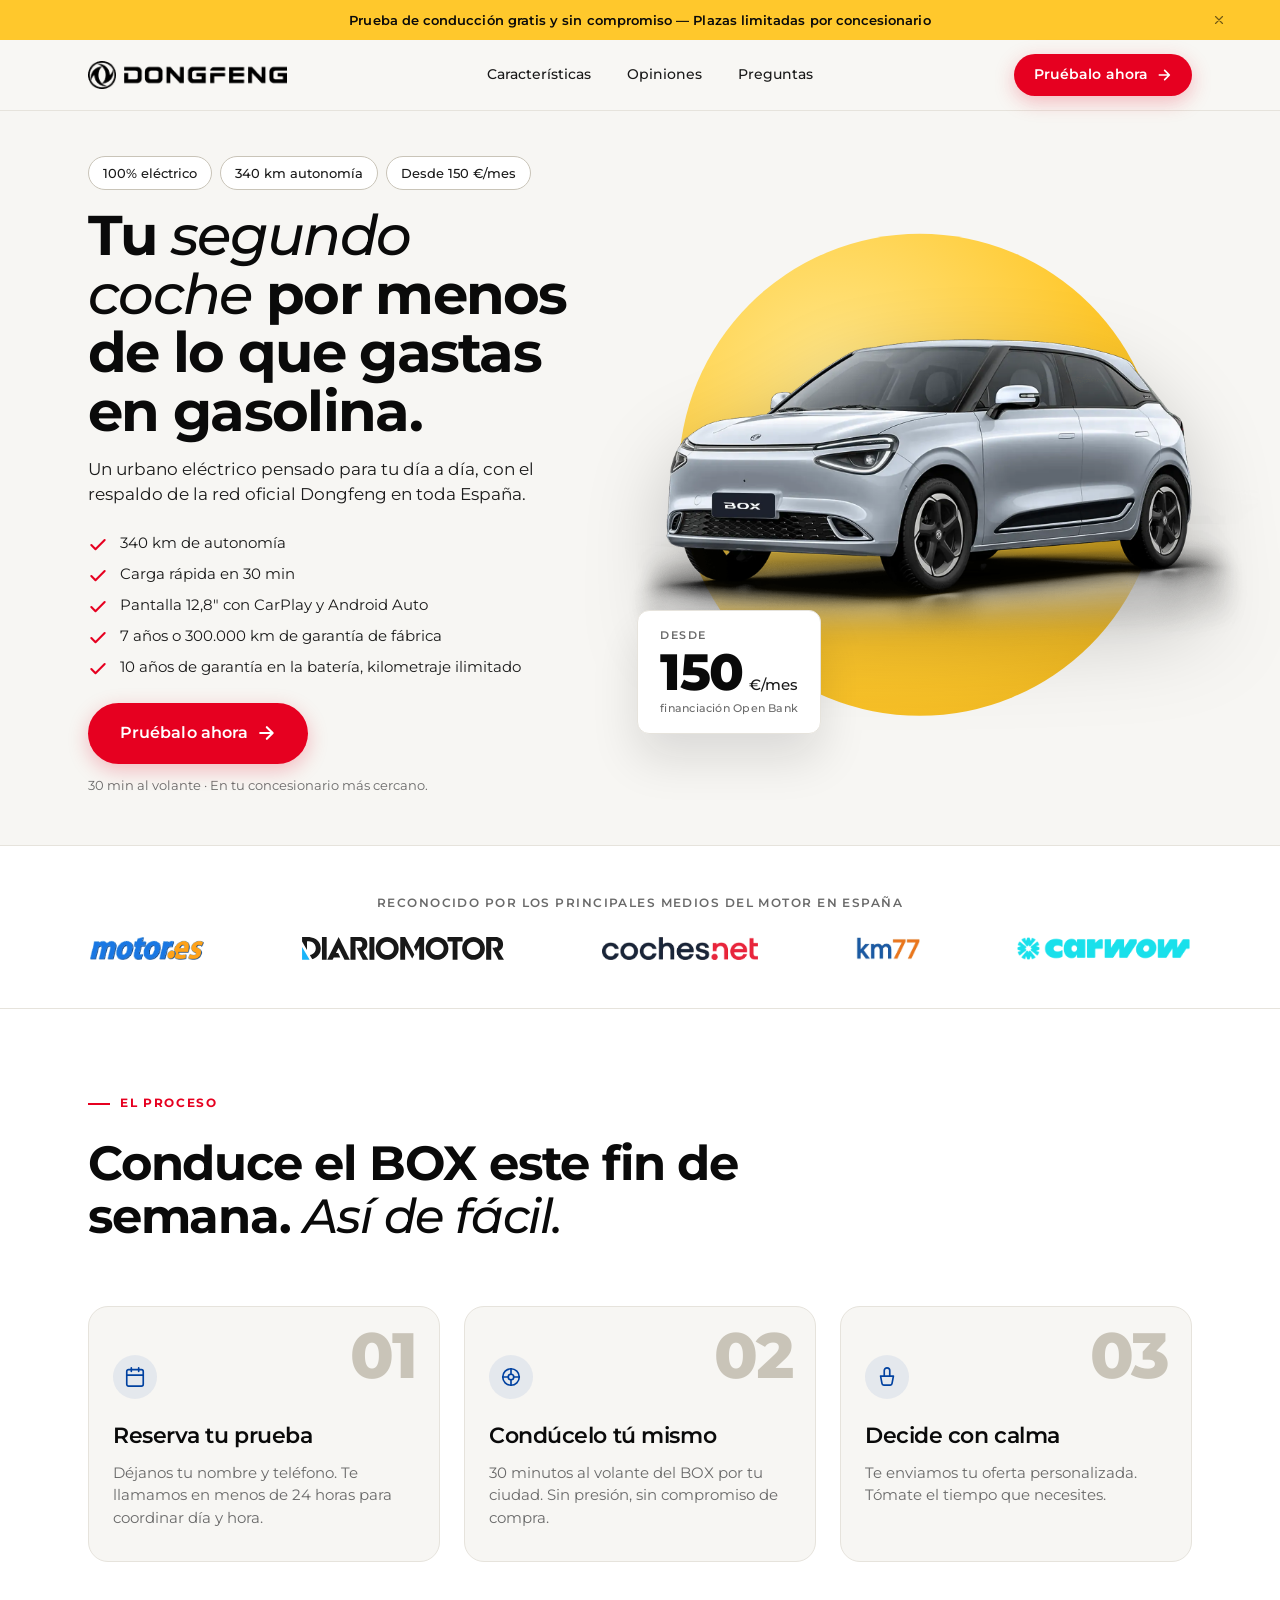
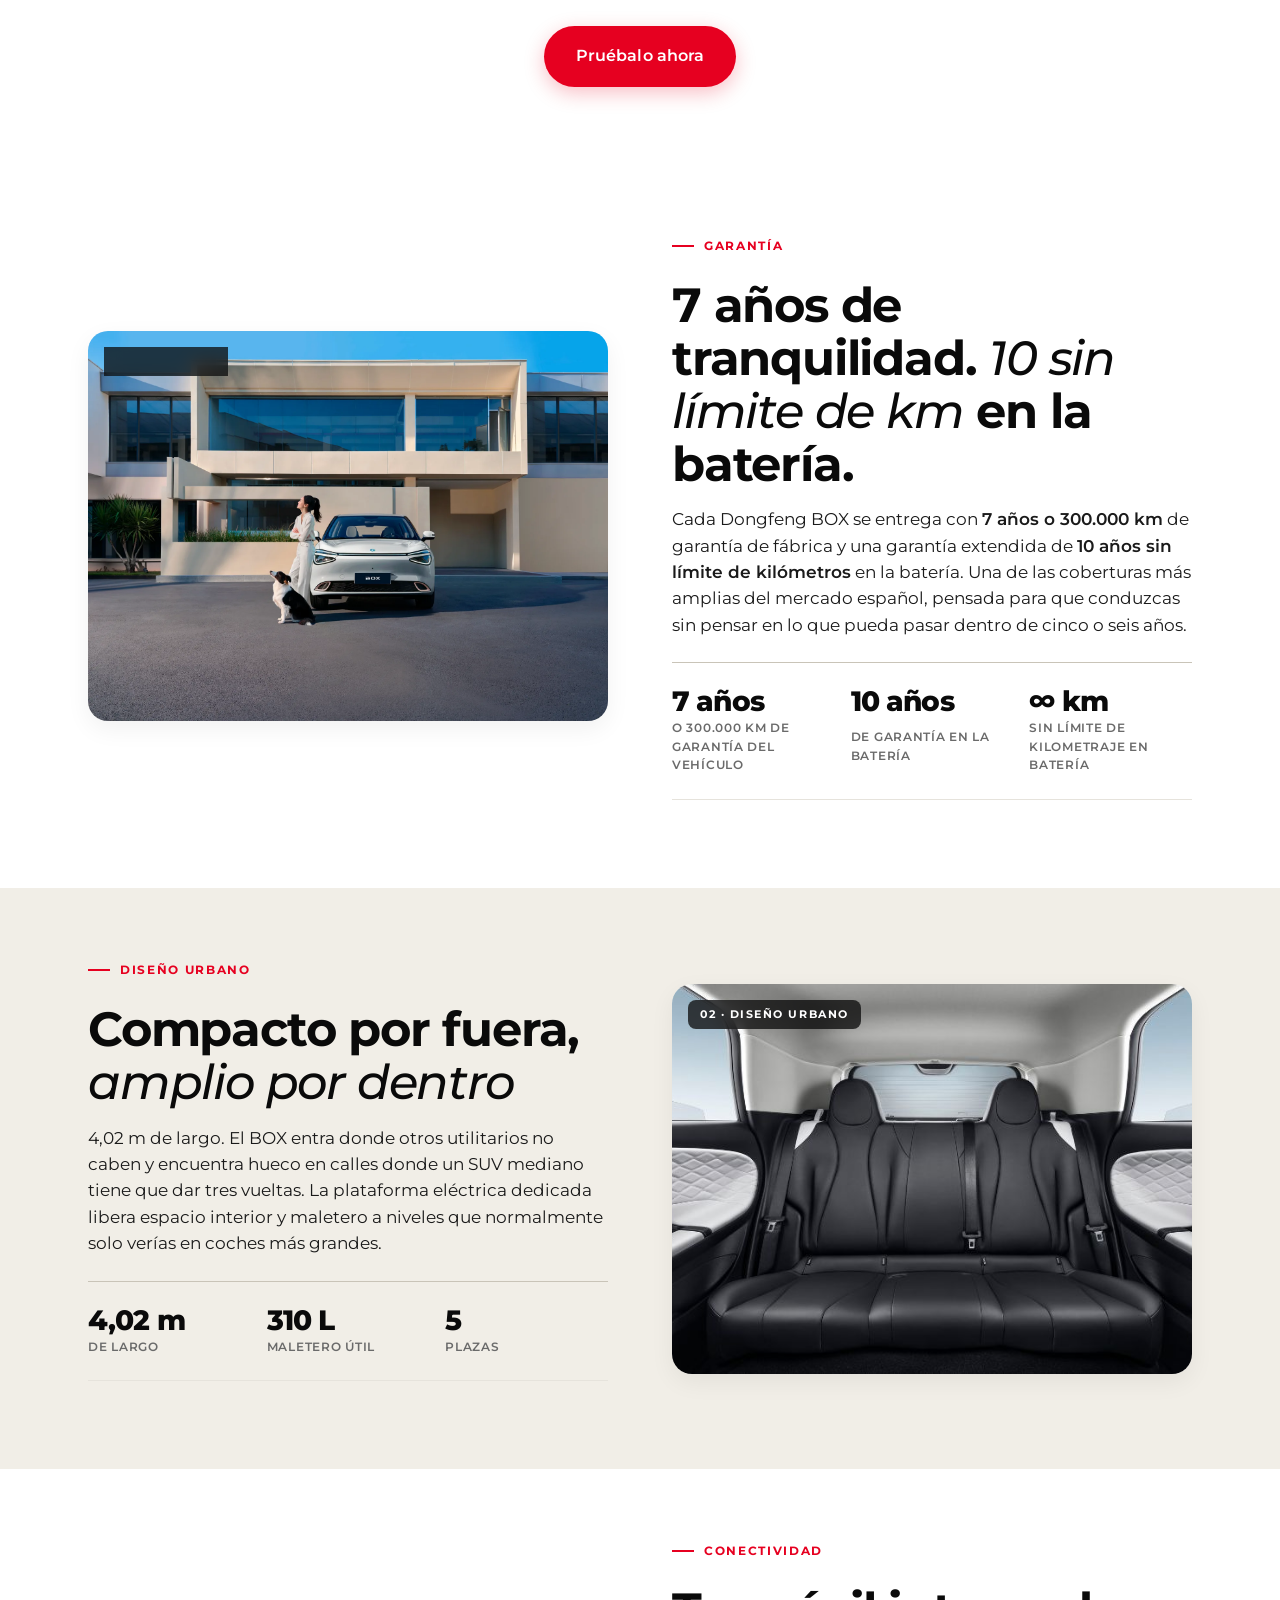
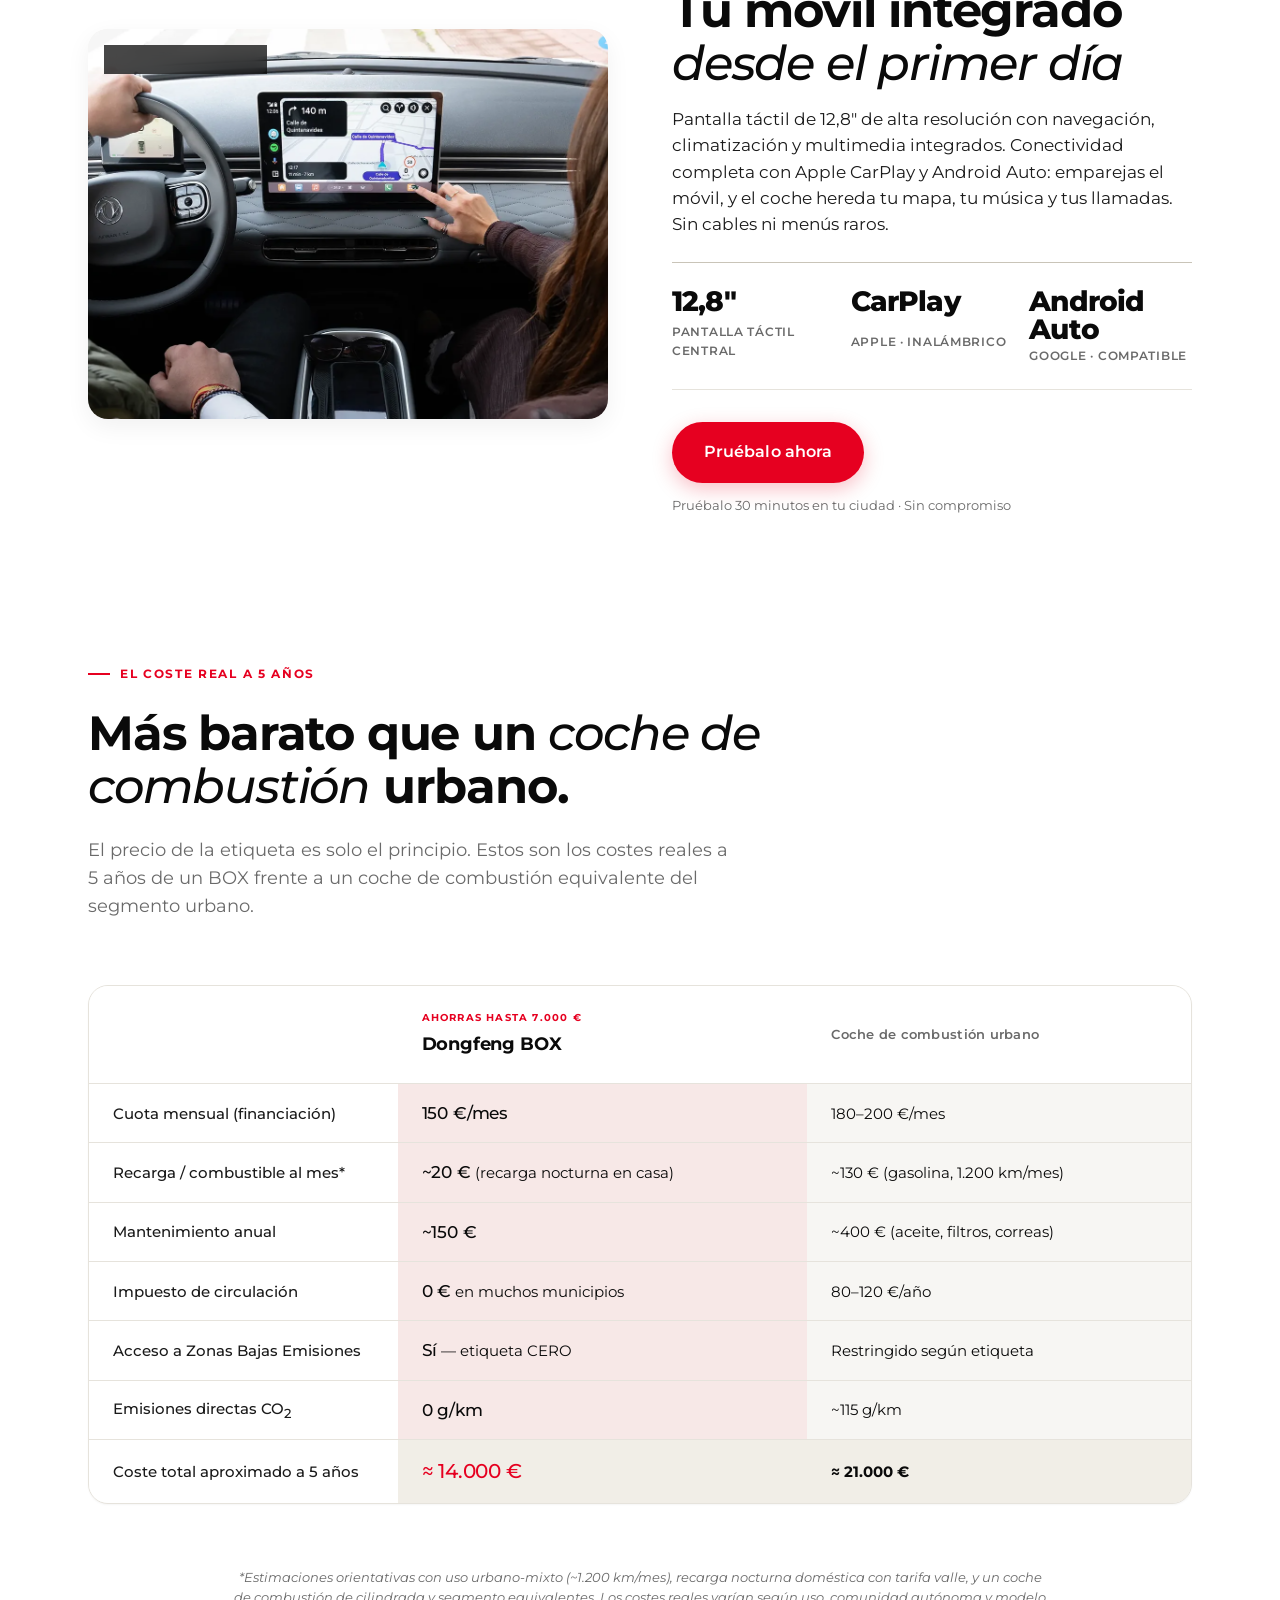
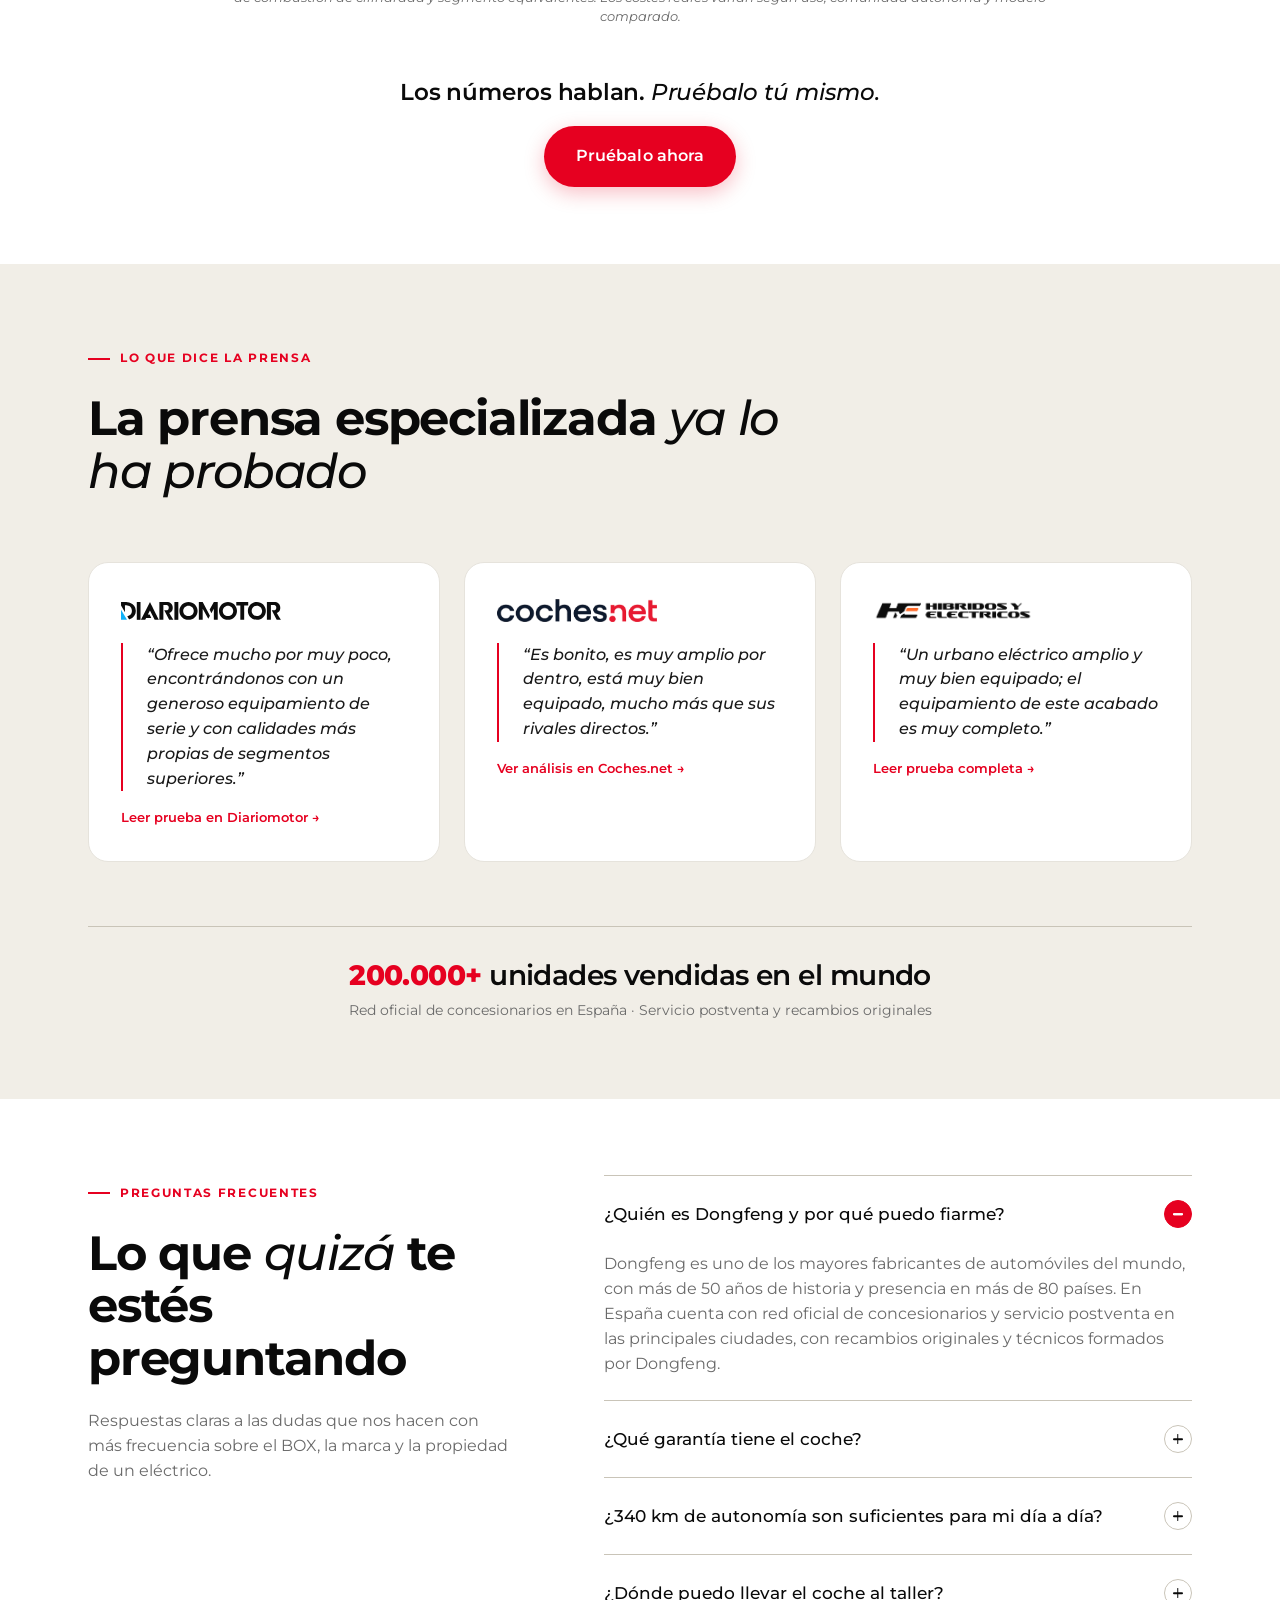
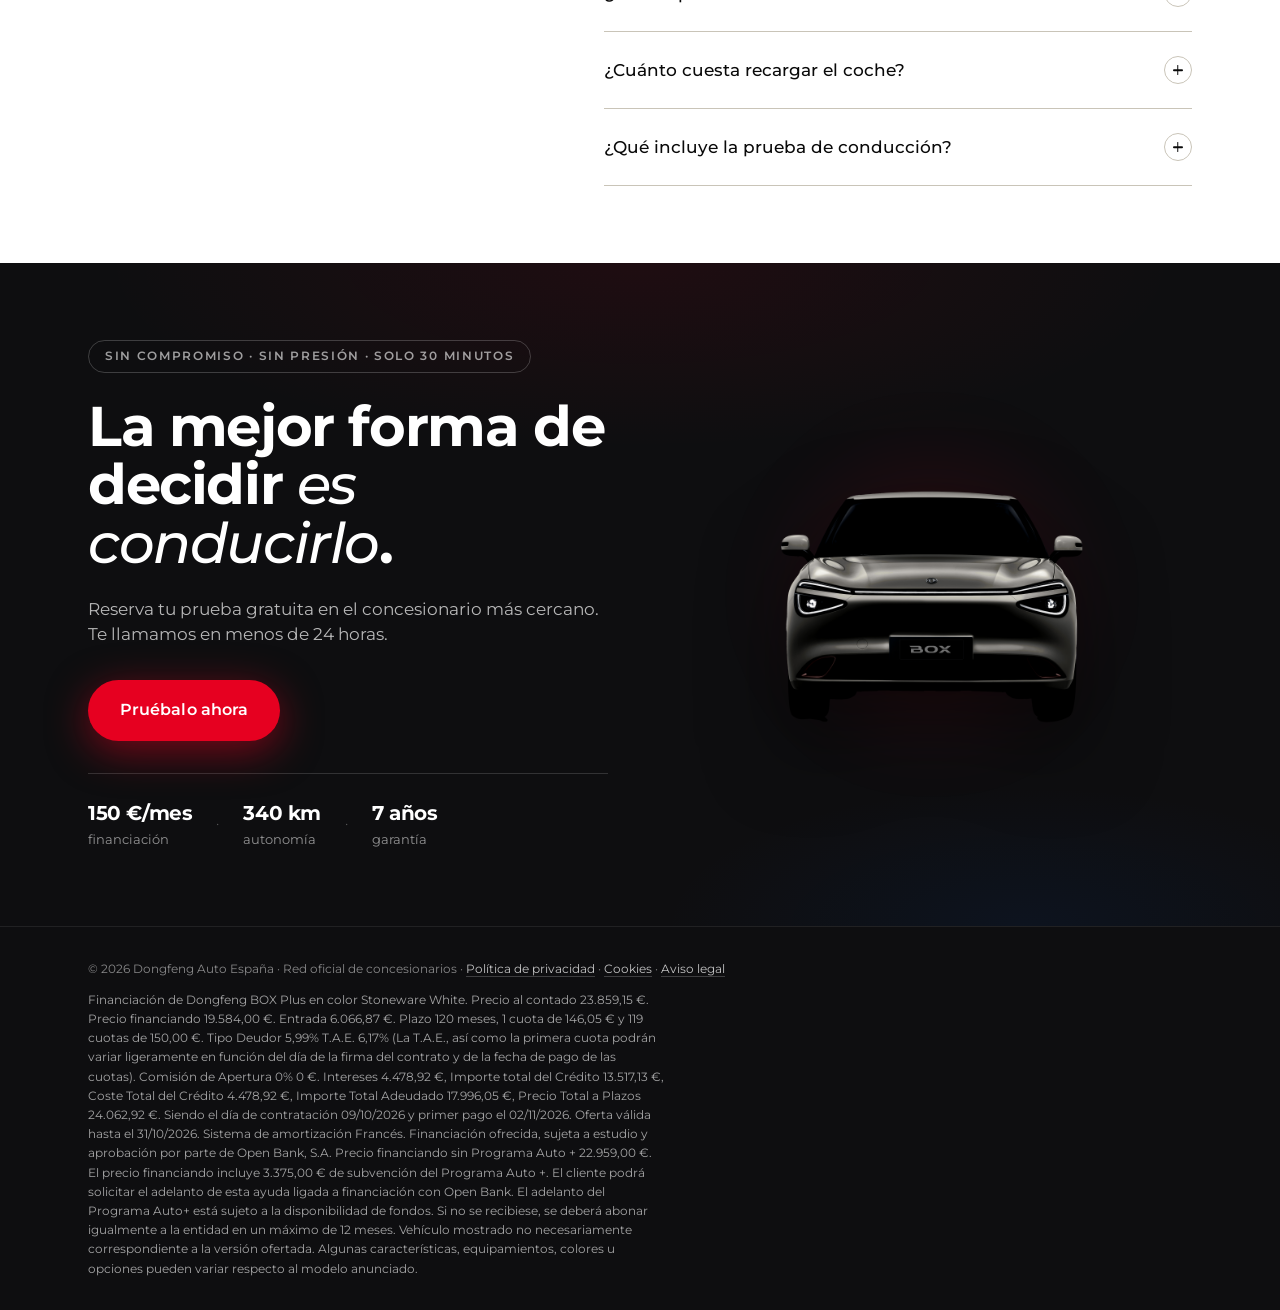
<file: index.html>
<!DOCTYPE html>
<html lang="es">
<head>
  <!-- Cookies / consentimiento — CMP de Dongfeng (Rigor CG, token propio de BOX).
       Pinta el banner, fija Consent Mode y carga GTM-P5RVP4GS él mismo.
       No añadir el snippet de GTM a mano: lo inyecta este script. -->
  <script src="https://cookies.rigorcg.pt/script/?token=yREvAlGiFoIMswtOsaYSB3fy"></script>

  <!-- GA4 propio (cuenta PARETO-EXPERTIA) — gtag.js bloqueado hasta aceptar: el CMP reactiva
       los <script type="text/plain" data-type="..."> de la categoría aceptada. No quitar el type. -->
  <script type="text/plain" data-type="rgcPerformance" src="https://www.googletagmanager.com/gtag/js?id=G-F07MZGYNKE"></script>
  <script>
    window.dataLayer = window.dataLayer || [];
    function gtag(){dataLayer.push(arguments);}
    gtag('js', new Date());
    gtag('config', 'G-F07MZGYNKE');   // GA4 — Dongfeng BOX
  </script>

  <meta charset="UTF-8">
  <meta name="viewport" content="width=device-width, initial-scale=1.0">
  <meta name="robots" content="noindex,nofollow">
  <title>Dongfeng BOX · Tu segundo coche eléctrico desde 150 €/mes</title>
  <meta name="description" content="Dongfeng BOX 100% eléctrico. 340 km de autonomía, 7 años de garantía, desde 150 €/mes. Prueba de conducción gratis y sin compromiso en tu concesionario oficial Dongfeng.">

  <link rel="preconnect" href="https://fonts.googleapis.com">
  <link rel="preconnect" href="https://fonts.gstatic.com" crossorigin>
  <link rel="preload" as="image" href="assets/hero.webp">
  <link href="https://fonts.googleapis.com/css2?family=Montserrat:ital,wght@0,400;0,500;0,600;0,700;0,800;1,400;1,500;1,600&display=swap" rel="stylesheet">
  <link rel="stylesheet" href="styles.css">
</head>
<body>
  <!-- 0. TOP BAR -->
  <div class="topbar" id="topbar">
    <p class="topbar__text">
      <span class="topbar__full">Prueba de conducción gratis y sin compromiso — Plazas limitadas por concesionario</span>
      <span class="topbar__short">Prueba gratis — Plazas limitadas</span>
    </p>
    <button class="topbar__close" aria-label="Cerrar aviso" data-close-topbar>
      <svg width="14" height="14" viewBox="0 0 24 24" fill="none" stroke="currentColor" stroke-width="2" stroke-linecap="round" stroke-linejoin="round"><path d="M18 6 6 18M6 6l12 12"/></svg>
    </button>
  </div>

  <!-- 1. HEADER -->
  <header class="site-header">
    <div class="container site-header__inner">
      <a href="#" class="site-header__logo" aria-label="Dongfeng">
        <img src="assets/dongfeng-logo.webp" alt="Dongfeng" width="120" height="32">
      </a>
      <nav class="site-header__nav" aria-label="Navegación principal">
        <a href="#caracteristicas">Características</a>
        <a href="#opiniones">Opiniones</a>
        <a href="#faq">Preguntas</a>
      </nav>
      <button class="btn btn--primary btn--sm site-header__cta" data-open-modal>
        Pruébalo ahora
        <svg width="16" height="16" viewBox="0 0 24 24" fill="none" stroke="currentColor" stroke-width="2.5" stroke-linecap="round" stroke-linejoin="round"><path d="M5 12h14M13 5l7 7-7 7"/></svg>
      </button>
    </div>
  </header>

  <main>

    <!-- 2. HERO -->
    <section class="hero">
      <div class="container hero__grid">

        <div class="hero__copy">
          <div class="hero__kicker" aria-label="Especificaciones principales">
            <span class="chip">100% eléctrico</span>
            <span class="chip">340 km autonomía</span>
            <span class="chip">Desde 150 €/mes</span>
          </div>

          <h1 class="hero__h1">
            Tu <em>segundo coche</em> por menos de lo que gastas en <span class="underline-accent">gasolina</span>.
          </h1>

          <p class="hero__sub">
            Un urbano eléctrico pensado para tu día a día, con el respaldo de la red oficial Dongfeng en toda España.
          </p>

          <ul class="hero__bullets">
            <li><svg class="icon-check" viewBox="0 0 24 24" fill="none" stroke="currentColor" stroke-width="2.5" stroke-linecap="round" stroke-linejoin="round"><path d="M20 6 9 17l-5-5"/></svg>340&nbsp;km de autonomía</li>
            <li><svg class="icon-check" viewBox="0 0 24 24" fill="none" stroke="currentColor" stroke-width="2.5" stroke-linecap="round" stroke-linejoin="round"><path d="M20 6 9 17l-5-5"/></svg>Carga rápida en 30&nbsp;min</li>
            <li><svg class="icon-check" viewBox="0 0 24 24" fill="none" stroke="currentColor" stroke-width="2.5" stroke-linecap="round" stroke-linejoin="round"><path d="M20 6 9 17l-5-5"/></svg>Pantalla 12,8" con CarPlay y Android Auto</li>
            <li><svg class="icon-check" viewBox="0 0 24 24" fill="none" stroke="currentColor" stroke-width="2.5" stroke-linecap="round" stroke-linejoin="round"><path d="M20 6 9 17l-5-5"/></svg>7 años o 300.000&nbsp;km de garantía de fábrica</li>
            <li><svg class="icon-check" viewBox="0 0 24 24" fill="none" stroke="currentColor" stroke-width="2.5" stroke-linecap="round" stroke-linejoin="round"><path d="M20 6 9 17l-5-5"/></svg>10 años de garantía en la batería, kilometraje ilimitado</li>
          </ul>

          <div class="hero__cta">
            <button class="btn btn--primary btn--lg" data-open-modal>
              Pruébalo ahora
              <svg width="20" height="20" viewBox="0 0 24 24" fill="none" stroke="currentColor" stroke-width="2.5" stroke-linecap="round" stroke-linejoin="round"><path d="M5 12h14M13 5l7 7-7 7"/></svg>
            </button>
            <p class="hero__cta-note">30 min al volante · En tu concesionario más cercano.</p>
          </div>
        </div>

        <div class="hero__visual">
          <div class="hero__price-tag">
            <span class="hero__price-label">Desde</span>
            <span class="hero__price-number">150<span class="hero__price-unit">€/mes</span></span>
            <span class="hero__price-foot">financiación Open Bank</span>
          </div>
          <img src="assets/hero.webp" alt="Dongfeng BOX 100% eléctrico en color gris plata, vista 3/4 frontal" class="hero__image" width="800" height="520" fetchpriority="high">
        </div>

      </div>
    </section>

    <!-- 3. TRUST BAR -->
    <section class="trust-bar">
      <div class="container">
        <p class="trust-bar__label">Reconocido por los principales medios del motor en España</p>
        <div class="trust-bar__logos">
          <span class="press-logo press-logo--big"><img src="assets/press/motor.png" alt="Motor.es"></span>
          <span class="press-logo press-logo--big"><img src="assets/press/diariomotor.svg" alt="Diariomotor"></span>
          <span class="press-logo press-logo--big"><img src="assets/press/cochesnet.png" alt="Coches.net"></span>
          <span class="press-logo press-logo--big"><img src="assets/press/km77.png" alt="Km77"></span>
          <span class="press-logo press-logo--big"><img src="assets/press/carwow-2026.png" alt="Carwow"></span>
        </div>
      </div>
    </section>

    <!-- 4. PROCESS -->
    <section id="proceso" class="process">
      <div class="container">
        <header class="section-head">
          <p class="eyebrow">El proceso</p>
          <h2 class="section-title">Conduce el BOX este fin de semana. <em>Así de fácil.</em></h2>
        </header>

        <ol class="process__steps">
          <li class="step">
            <span class="step__num">01</span>
            <div class="step__icon">
              <svg viewBox="0 0 24 24" fill="none" stroke="currentColor" stroke-width="1.8" stroke-linecap="round" stroke-linejoin="round"><rect x="3" y="4" width="18" height="18" rx="2"/><path d="M16 2v4M8 2v4M3 10h18"/></svg>
            </div>
            <h3 class="step__title">Reserva tu prueba</h3>
            <p class="step__text">Déjanos tu nombre y teléfono. Te llamamos en menos de 24&nbsp;horas para coordinar día y hora.</p>
          </li>
          <li class="step">
            <span class="step__num">02</span>
            <div class="step__icon">
              <svg viewBox="0 0 24 24" fill="none" stroke="currentColor" stroke-width="1.8" stroke-linecap="round" stroke-linejoin="round"><circle cx="12" cy="12" r="9"/><circle cx="12" cy="12" r="3"/><path d="M12 3v6M12 15v6M3 12h6M15 12h6"/></svg>
            </div>
            <h3 class="step__title">Condúcelo tú mismo</h3>
            <p class="step__text">30&nbsp;minutos al volante del BOX por tu ciudad. Sin presión, sin compromiso de compra.</p>
          </li>
          <li class="step">
            <span class="step__num">03</span>
            <div class="step__icon">
              <svg viewBox="0 0 24 24" fill="none" stroke="currentColor" stroke-width="1.8" stroke-linecap="round" stroke-linejoin="round"><path d="M9 11V5a3 3 0 1 1 6 0v6"/><path d="M5 11h14l-1.5 8a2 2 0 0 1-2 1.8H8.5a2 2 0 0 1-2-1.8Z"/></svg>
            </div>
            <h3 class="step__title">Decide con calma</h3>
            <p class="step__text">Te enviamos tu oferta personalizada. Tómate el tiempo que necesites.</p>
          </li>
        </ol>

        <div class="process__cta">
          <button class="btn btn--primary btn--lg" data-open-modal>Pruébalo ahora</button>
        </div>
      </div>
    </section>

    <!-- 5. CHARACTERISTICS — 3 separate sections -->

    <!-- 5a. Autonomía -->
    <section id="caracteristicas" class="feature-block">
      <div class="container feature-block__grid">
        <div class="feature-block__media">
          <img src="assets/lifestyle.webp" alt="Dongfeng BOX en contexto urbano" loading="lazy" width="1600" height="1200">
          <span class="feature-block__badge">01 · Garantía</span>
        </div>
        <div class="feature-block__copy">
          <p class="eyebrow">Garantía</p>
          <h2 class="section-title">7 años de tranquilidad. <em>10 sin límite de km</em> en la batería.</h2>
          <p class="feature-block__lead">Cada Dongfeng BOX se entrega con <strong>7 años o 300.000&nbsp;km</strong> de garantía de fábrica y una garantía extendida de <strong>10 años sin límite de kilómetros</strong> en la batería. Una de las coberturas más amplias del mercado español, pensada para que conduzcas sin pensar en lo que pueda pasar dentro de cinco o seis años.</p>

          <dl class="feature-stats-row">
            <div class="feature-stat">
              <dt>7&nbsp;años</dt>
              <dd>o 300.000&nbsp;km de garantía del vehículo</dd>
            </div>
            <div class="feature-stat">
              <dt>10&nbsp;años</dt>
              <dd>de garantía en la batería</dd>
            </div>
            <div class="feature-stat">
              <dt>∞&nbsp;km</dt>
              <dd>sin límite de kilometraje en batería</dd>
            </div>
          </dl>

        </div>
      </div>
    </section>

    <!-- 5b. Diseño urbano -->
    <section class="feature-block feature-block--reverse feature-block--soft">
      <div class="container feature-block__grid">
        <div class="feature-block__media">
          <img src="assets/urban-2.webp" alt="Plazas traseras amplias del Dongfeng BOX" loading="lazy" width="800" height="600">
          <span class="feature-block__badge">02 · Diseño urbano</span>
        </div>
        <div class="feature-block__copy">
          <p class="eyebrow">Diseño urbano</p>
          <h2 class="section-title">Compacto por fuera, <em>amplio por dentro</em></h2>
          <p class="feature-block__lead">4,02&nbsp;m de largo. El BOX entra donde otros utilitarios no caben y encuentra hueco en calles donde un SUV mediano tiene que dar tres vueltas. La plataforma eléctrica dedicada libera espacio interior y maletero a niveles que normalmente solo verías en coches más grandes.</p>

          <dl class="feature-stats-row">
            <div class="feature-stat">
              <dt>4,02&nbsp;m</dt>
              <dd>de largo</dd>
            </div>
            <div class="feature-stat">
              <dt>310&nbsp;L</dt>
              <dd>maletero útil</dd>
            </div>
            <div class="feature-stat">
              <dt>5</dt>
              <dd>plazas</dd>
            </div>
          </dl>

        </div>
      </div>
    </section>

    <!-- 5c. Conectividad -->
    <section class="feature-block">
      <div class="container feature-block__grid">
        <div class="feature-block__media">
          <img src="assets/conectividad.webp" alt="Salpicadero y pantalla táctil de 12,8 pulgadas del Dongfeng BOX" loading="lazy" width="1600" height="833">
          <span class="feature-block__badge">03 · Conectividad</span>
        </div>
        <div class="feature-block__copy">
          <p class="eyebrow">Conectividad</p>
          <h2 class="section-title">Tu móvil integrado <em>desde el primer día</em></h2>
          <p class="feature-block__lead">Pantalla táctil de 12,8" de alta resolución con navegación, climatización y multimedia integrados. Conectividad completa con Apple CarPlay y Android Auto: emparejas el móvil, y el coche hereda tu mapa, tu música y tus llamadas. Sin cables ni menús raros.</p>

          <dl class="feature-stats-row">
            <div class="feature-stat">
              <dt>12,8"</dt>
              <dd>pantalla táctil central</dd>
            </div>
            <div class="feature-stat">
              <dt>CarPlay</dt>
              <dd>Apple · inalámbrico</dd>
            </div>
            <div class="feature-stat">
              <dt>Android Auto</dt>
              <dd>Google · compatible</dd>
            </div>
          </dl>


          <div class="feature-block__cta">
            <button class="btn btn--primary btn--lg" data-open-modal>Pruébalo ahora</button>
            <p class="feature-block__cta-note">Pruébalo 30 minutos en tu ciudad · Sin compromiso</p>
          </div>
        </div>
      </div>
    </section>

    <!-- 6. COMPARISON — BOX vs coche de combustión (TCO 5 años) -->
    <section id="comparativa" class="comparison">
      <div class="container">
        <header class="section-head">
          <p class="eyebrow">El coste real a 5 años</p>
          <h2 class="section-title">Más barato que un <em>coche de combustión</em> urbano.</h2>
          <p class="section-sub">El precio de la etiqueta es solo el principio. Estos son los costes reales a 5&nbsp;años de un BOX frente a un coche de combustión equivalente del segmento urbano.</p>
        </header>

        <div class="compare-table-wrap">
          <table class="compare-table">
            <thead>
              <tr>
                <th scope="col"></th>
                <th scope="col" class="compare-table__winner">
                  <span class="winner-badge">Ahorras hasta 7.000 €</span>
                  Dongfeng BOX
                </th>
                <th scope="col">Coche de combustión urbano</th>
              </tr>
            </thead>
            <tbody>
              <tr>
                <th scope="row">Cuota mensual (financiación)</th>
                <td class="compare-table__winner"><strong>150&nbsp;€/mes</strong></td>
                <td>180–200&nbsp;€/mes</td>
              </tr>
              <tr>
                <th scope="row">Recarga / combustible al mes*</th>
                <td class="compare-table__winner"><strong>~20&nbsp;€</strong> (recarga nocturna en casa)</td>
                <td>~130&nbsp;€ (gasolina, 1.200&nbsp;km/mes)</td>
              </tr>
              <tr>
                <th scope="row">Mantenimiento anual</th>
                <td class="compare-table__winner"><strong>~150&nbsp;€</strong></td>
                <td>~400&nbsp;€ (aceite, filtros, correas)</td>
              </tr>
              <tr>
                <th scope="row">Impuesto de circulación</th>
                <td class="compare-table__winner"><strong>0&nbsp;€</strong> en muchos municipios</td>
                <td>80–120&nbsp;€/año</td>
              </tr>
              <tr>
                <th scope="row">Acceso a Zonas Bajas Emisiones</th>
                <td class="compare-table__winner"><strong>Sí</strong> — etiqueta CERO</td>
                <td>Restringido según etiqueta</td>
              </tr>
              <tr>
                <th scope="row">Emisiones directas CO<sub>2</sub></th>
                <td class="compare-table__winner"><strong>0&nbsp;g/km</strong></td>
                <td>~115&nbsp;g/km</td>
              </tr>
              <tr class="compare-table__total">
                <th scope="row">Coste total aproximado a 5 años</th>
                <td class="compare-table__winner"><strong>≈ 14.000&nbsp;€</strong></td>
                <td>≈ 21.000&nbsp;€</td>
              </tr>
            </tbody>
          </table>
        </div>

        <p class="compare-footnote">*Estimaciones orientativas con uso urbano-mixto (~1.200&nbsp;km/mes), recarga nocturna doméstica con tarifa valle, y un coche de combustión de cilindrada y segmento equivalentes. Los costes reales varían según uso, comunidad autónoma y modelo comparado.</p>

        <div class="comparison__cta">
          <p>Los números hablan. <em>Pruébalo tú mismo.</em></p>
          <button class="btn btn--primary btn--lg" data-open-modal>Pruébalo ahora</button>
        </div>
      </div>
    </section>

    <!-- 7. SOCIAL PROOF
         ⚠️ CONTENIDO DE MUESTRA
         - Las 3 reseñas de prensa son placeholders. Sustituir por reseñas REALES del Dongfeng BOX publicadas en medios españoles (verificar existencia, citar literal, enlazar al artículo original).
         - Los 3 testimonios de propietarios son ficticios. Solicitar al cliente: testimonios reales con consentimiento de publicación (nombre, ciudad, texto, rating).
         - La cifra "200.000 unidades vendidas" necesita verificación oficial por Dongfeng Global antes de publicar.
    -->
    <section id="opiniones" class="social-proof">
      <div class="container">
        <header class="section-head">
          <p class="eyebrow">Lo que dice la prensa</p>
          <h2 class="section-title">La prensa especializada <em>ya lo ha probado</em></h2>
        </header>

        <div class="press-grid">
          <article class="press-card">
            <div class="press-card__logo"><img src="assets/press/diariomotor.svg" alt="Diariomotor"></div>
            <blockquote class="press-card__quote">“Ofrece mucho por muy poco, encontrándonos con un generoso equipamiento de serie y con calidades más propias de segmentos superiores.”</blockquote>
            <a class="press-card__source" href="https://www.diariomotor.com/noticia/prueba-dongfeng-box/" target="_blank" rel="noopener">Leer prueba en Diariomotor →</a>
          </article>
          <article class="press-card">
            <div class="press-card__logo"><img src="assets/press/cochesnet.png" alt="Coches.net"></div>
            <blockquote class="press-card__quote">“Es bonito, es muy amplio por dentro, está muy bien equipado, mucho más que sus rivales directos.”</blockquote>
            <a class="press-card__source" href="https://www.coches.net/videos/dongfeng-box" target="_blank" rel="noopener">Ver análisis en Coches.net →</a>
          </article>
          <article class="press-card">
            <div class="press-card__logo"><img src="assets/press/hibridosyelectricos.png" alt="Híbridos y Eléctricos"></div>
            <blockquote class="press-card__quote">“Un urbano eléctrico amplio y muy bien equipado; el equipamiento de este acabado es muy completo.”</blockquote>
            <a class="press-card__source" href="https://www.hibridosyelectricos.com/coches/pruebas-coches/prueba-dongfeng-box-urbano-electrico-amplio-muy-bien-equipado-pero-ya-no-se-vende-precio-coche-chino_76957_102.html" target="_blank" rel="noopener">Leer prueba completa →</a>
          </article>
        </div>

        <div class="social-proof__stat">
          <p class="stat-big"><span>200.000+</span> unidades vendidas en el mundo</p>
          <p class="stat-small">Red oficial de concesionarios en España · Servicio postventa y recambios originales</p>
        </div>
      </div>
    </section>

    <!-- 8. FAQ -->
    <section id="faq" class="faq">
      <div class="container faq__grid">
        <div class="faq__head">
          <p class="eyebrow">Preguntas frecuentes</p>
          <h2 class="section-title">Lo que <em>quizá</em> te estés preguntando</h2>
          <p class="faq__intro">Respuestas claras a las dudas que nos hacen con más frecuencia sobre el BOX, la marca y la propiedad de un eléctrico.</p>
        </div>

        <div class="faq__list">
          <details class="faq-item" name="faq" open>
            <summary class="faq-item__q">¿Quién es Dongfeng y por qué puedo fiarme?<span class="faq-item__icon" aria-hidden="true"></span></summary>
            <div class="faq-item__a">
              <p>Dongfeng es uno de los mayores fabricantes de automóviles del mundo, con más de 50&nbsp;años de historia y presencia en más de 80&nbsp;países. En España cuenta con red oficial de concesionarios y servicio postventa en las principales ciudades, con recambios originales y técnicos formados por Dongfeng.</p>
            </div>
          </details>
          <details class="faq-item" name="faq">
            <summary class="faq-item__q">¿Qué garantía tiene el coche?<span class="faq-item__icon" aria-hidden="true"></span></summary>
            <div class="faq-item__a">
              <p>El Dongfeng BOX incluye <strong>7 años o 300.000&nbsp;km de garantía del fabricante</strong> y <strong>10 años de garantía en la batería, sin límite de kilómetros</strong>. Es una de las coberturas más amplias del mercado.</p>
            </div>
          </details>
          <details class="faq-item" name="faq">
            <summary class="faq-item__q">¿340 km de autonomía son suficientes para mi día a día?<span class="faq-item__icon" aria-hidden="true"></span></summary>
            <div class="faq-item__a">
              <p>Si tu desplazamiento diario es de unos 30-40&nbsp;km (la media en España), puedes conducir casi dos semanas sin necesidad de recargar. Y si necesitas cargar, en 30&nbsp;minutos pasas del 20% al 80% en cualquier punto de carga rápida.</p>
            </div>
          </details>
          <details class="faq-item" name="faq">
            <summary class="faq-item__q">¿Dónde puedo llevar el coche al taller?<span class="faq-item__icon" aria-hidden="true"></span></summary>
            <div class="faq-item__a">
              <p>A cualquier concesionario oficial Dongfeng. Cuentan con talleres en las principales ciudades de España, con recambios originales y técnicos formados por el fabricante.</p>
            </div>
          </details>
          <details class="faq-item" name="faq">
            <summary class="faq-item__q">¿Cuánto cuesta recargar el coche?<span class="faq-item__icon" aria-hidden="true"></span></summary>
            <div class="faq-item__a">
              <p>Recargar la batería completa en casa cuesta aproximadamente <strong>5-7&nbsp;euros</strong> (tarifa nocturna). En un punto de carga público, entre 8-12&nbsp;euros. Compáralo con llenar un depósito de gasolina.</p>
            </div>
          </details>
          <details class="faq-item" name="faq">
            <summary class="faq-item__q">¿Qué incluye la prueba de conducción?<span class="faq-item__icon" aria-hidden="true"></span></summary>
            <div class="faq-item__a">
              <p>30&nbsp;minutos al volante del BOX por tu ciudad, acompañado por un asesor. Sin coste y sin compromiso de compra. Solo necesitas tu carnet de conducir.</p>
            </div>
          </details>
        </div>
      </div>
    </section>

    <!-- 9. CTA FINAL -->
    <section class="cta-final">
      <div class="container cta-final__grid">
        <div class="cta-final__copy">
          <p class="cta-final__kicker">Sin compromiso · Sin presión · Solo 30 minutos</p>
          <h2 class="cta-final__title">La mejor forma de decidir <em>es conducirlo</em>.</h2>
          <p class="cta-final__sub">Reserva tu prueba gratuita en el concesionario más cercano. Te llamamos en menos de 24&nbsp;horas.</p>
          <button class="btn btn--primary btn--lg" data-open-modal>Pruébalo ahora</button>
          <p class="cta-final__stats">
            <span><strong>150&nbsp;€/mes</strong><br>financiación</span>
            <span class="cta-final__sep">·</span>
            <span><strong>340&nbsp;km</strong><br>autonomía</span>
            <span class="cta-final__sep">·</span>
            <span><strong>7&nbsp;años</strong><br>garantía</span>
          </p>
        </div>
        <div class="cta-final__visual">
          <img src="assets/car-white.webp" alt="Dongfeng BOX en color blanco" loading="lazy" width="800" height="600">
        </div>
      </div>
    </section>
  </main>

  <!-- FOOTER -->
  <footer class="site-footer">
    <div class="container site-footer__inner">
      <p class="site-footer__legal">
        © 2026 Dongfeng Auto España · Red oficial de concesionarios · <a href="https://formulario.dongfeng-auto.es/politica-privacidad" target="_blank" rel="noopener">Política de privacidad</a> · <a href="#" class="js-rgc-open-cookies-settings">Cookies</a> · <a href="#">Aviso legal</a>
      </p>
      <p class="site-footer__finance">Financiación de Dongfeng BOX Plus en color Stoneware White. Precio al contado 23.859,15&nbsp;€. Precio financiando 19.584,00&nbsp;€. Entrada 6.066,87&nbsp;€. Plazo 120&nbsp;meses, 1 cuota de 146,05&nbsp;€ y 119 cuotas de 150,00&nbsp;€. Tipo Deudor 5,99% T.A.E. 6,17% (La T.A.E., así como la primera cuota podrán variar ligeramente en función del día de la firma del contrato y de la fecha de pago de las cuotas). Comisión de Apertura 0% 0&nbsp;€. Intereses 4.478,92&nbsp;€, Importe total del Crédito 13.517,13&nbsp;€, Coste Total del Crédito 4.478,92&nbsp;€, Importe Total Adeudado 17.996,05&nbsp;€, Precio Total a Plazos 24.062,92&nbsp;€. Siendo el día de contratación 09/10/2026 y primer pago el 02/11/2026. Oferta válida hasta el 31/10/2026. Sistema de amortización Francés. Financiación ofrecida, sujeta a estudio y aprobación por parte de Open Bank, S.A. Precio financiando sin Programa Auto + 22.959,00&nbsp;€. El precio financiando incluye 3.375,00&nbsp;€ de subvención del Programa Auto +. El cliente podrá solicitar el adelanto de esta ayuda ligada a financiación con Open Bank. El adelanto del Programa Auto+ está sujeto a la disponibilidad de fondos. Si no se recibiese, se deberá abonar igualmente a la entidad en un máximo de 12&nbsp;meses. Vehículo mostrado no necesariamente correspondiente a la versión ofertada. Algunas características, equipamientos, colores u opciones pueden variar respecto al modelo anunciado.</p>
    </div>
  </footer>

  <!-- STICKY CTA MOBILE -->
  <button class="sticky-cta" id="stickyCta" data-open-modal aria-label="Pruébalo ahora">
    Pruébalo ahora
    <svg width="18" height="18" viewBox="0 0 24 24" fill="none" stroke="currentColor" stroke-width="2.5" stroke-linecap="round" stroke-linejoin="round"><path d="M5 12h14M13 5l7 7-7 7"/></svg>
  </button>

  <!-- MODAL FORM -->
  <div class="modal" id="modal" role="dialog" aria-modal="true" aria-labelledby="modal-title" hidden>
    <div class="modal__backdrop" data-close-modal></div>
    <div class="modal__content" role="document">
      <button class="modal__close" data-close-modal aria-label="Cerrar">
        <svg width="20" height="20" viewBox="0 0 24 24" fill="none" stroke="currentColor" stroke-width="2" stroke-linecap="round" stroke-linejoin="round"><path d="M18 6 6 18M6 6l12 12"/></svg>
      </button>

      <div class="modal__body" data-view="form">
        <p class="eyebrow">Prueba de conducción</p>
        <h3 id="modal-title" class="modal__title">Reserva tu prueba <em>gratuita</em></h3>
        <p class="modal__sub">Te llamamos en menos de 24&nbsp;horas para coordinar día y hora.</p>

        <form class="form" id="leadForm">
          <div class="field">
            <label for="f-name">Tu nombre</label>
            <input type="text" id="f-name" name="name" placeholder="Ej: Carlos" required minlength="2" autocomplete="given-name">
          </div>
          <div class="field">
            <label for="f-phone">Teléfono</label>
            <input type="tel" id="f-phone" name="phone" placeholder="Ej: 612 345 678" required autocomplete="tel" inputmode="tel" pattern="(\+?34[\s.\-]?)?[6789]\d{2}[\s.\-]?\d{3}[\s.\-]?\d{3}" title="Introduce un número español de 9 dígitos (ej: 612 345 678)">
          </div>
          <div class="field field--cp">
            <label for="f-cp">Código postal</label>
            <input type="text" id="f-cp" name="cp" placeholder="Ej: 28001" required pattern="[0-9]{5}" maxlength="5" inputmode="numeric" autocomplete="postal-code" title="Introduce un código postal español de 5 dígitos">
          </div>
          <div class="field">
            <label for="f-email">Email <span class="field__optional">(opcional, te enviamos tu oferta)</span></label>
            <input type="email" id="f-email" name="email" placeholder="tu@email.com" autocomplete="email" inputmode="email">
          </div>
          <!-- Honeypot antibots: oculto a personas, los bots tienden a rellenarlo. Si llega con valor, el Apps Script descarta el lead. -->
          <div aria-hidden="true" style="position:absolute;left:-9999px;top:-9999px;height:0;width:0;overflow:hidden;" tabindex="-1">
            <label>No rellenar
              <input type="text" name="hp_ref" tabindex="-1" autocomplete="off" data-lpignore="true" data-1p-ignore>
            </label>
          </div>
          <button type="submit" class="btn btn--primary btn--lg btn--block">Pruébalo ahora</button>
          <p class="form__legal">Al enviar, aceptas nuestra <a href="#">política de privacidad</a>. Te contactamos en menos de 24&nbsp;h. Sin compromiso.</p>
        </form>
      </div>

      <div class="modal__body" data-view="success" hidden>
        <div class="success">
          <svg class="success__icon" viewBox="0 0 24 24" fill="none" stroke="currentColor" stroke-width="2" stroke-linecap="round" stroke-linejoin="round"><circle cx="12" cy="12" r="10"/><path d="m8 12 3 3 5-6"/></svg>
          <h3 class="success__title">¡Listo! Te llamamos en menos de 24&nbsp;horas.</h3>
          <p class="success__sub">Recibirás también tu oferta personalizada en el email que nos has dejado.</p>
        </div>
      </div>
    </div>
  </div>

  <script src="script.js" defer></script>
</body>
</html>
</file>
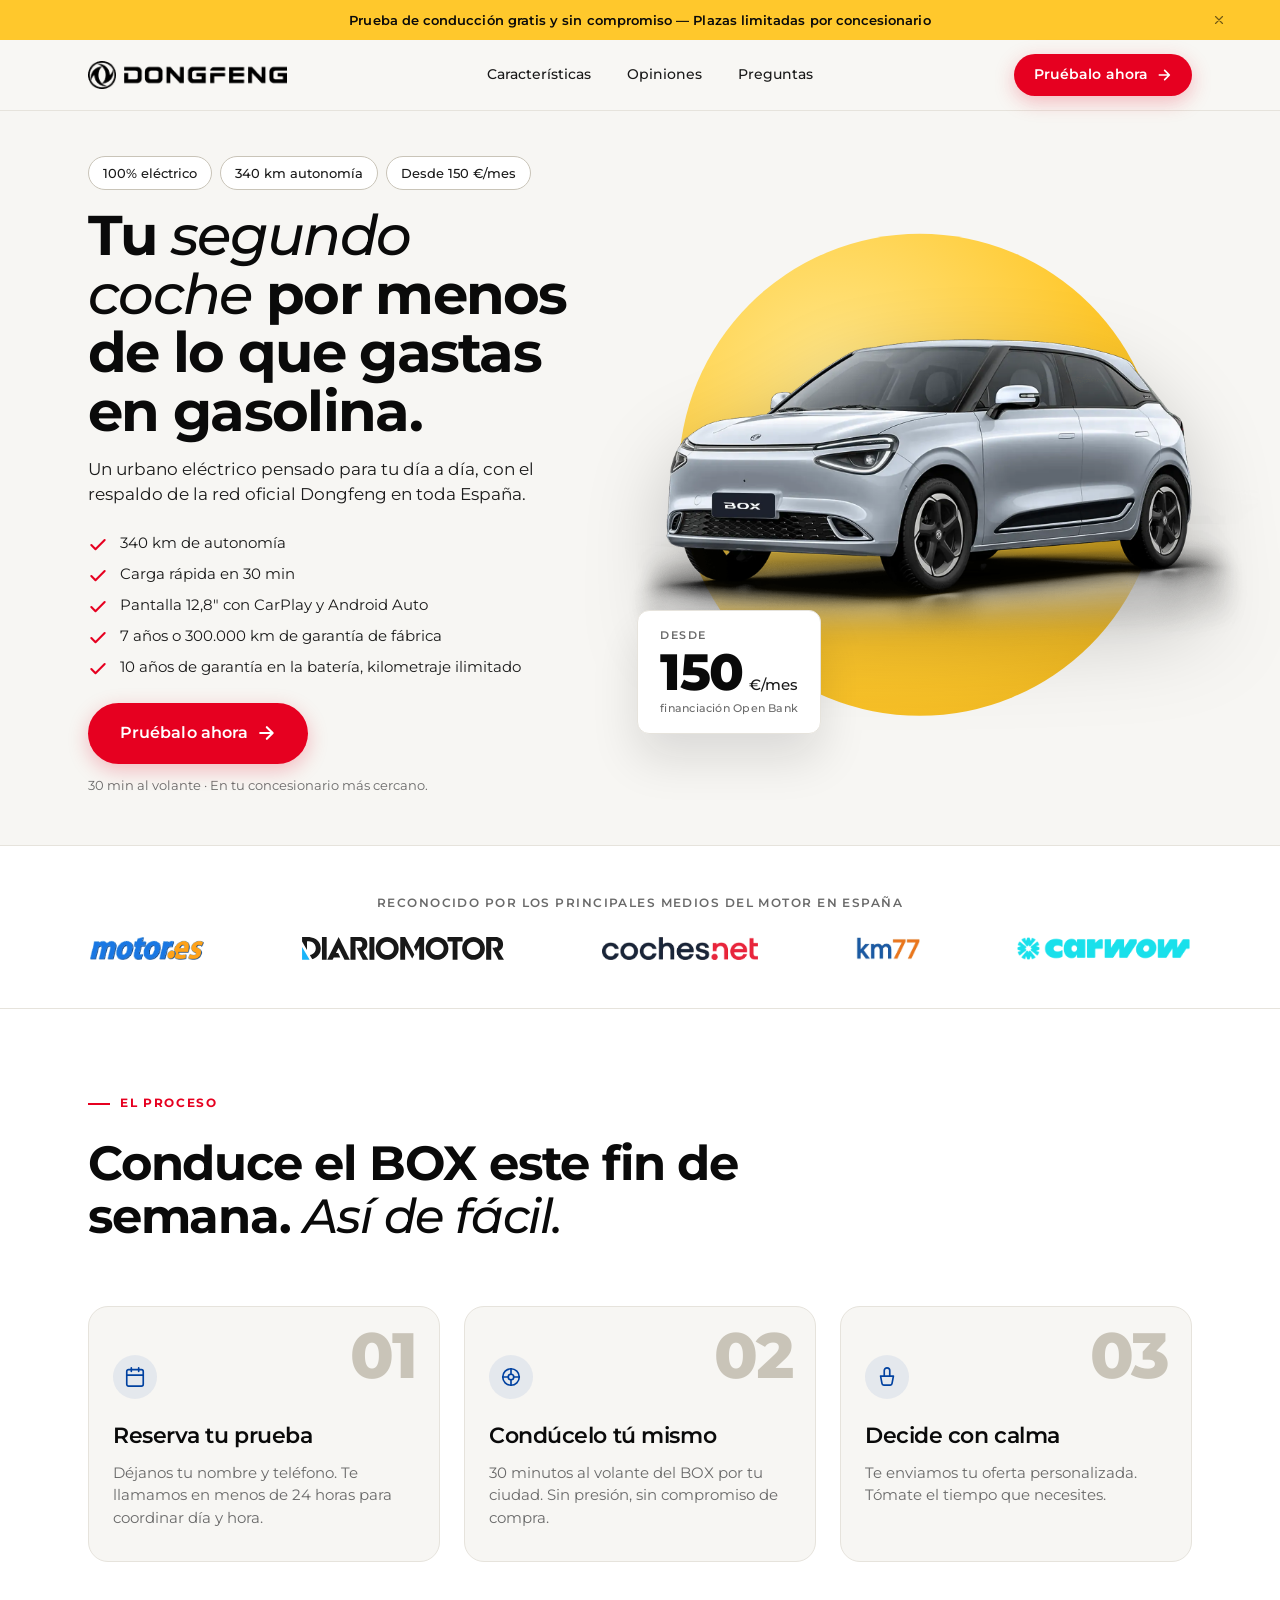
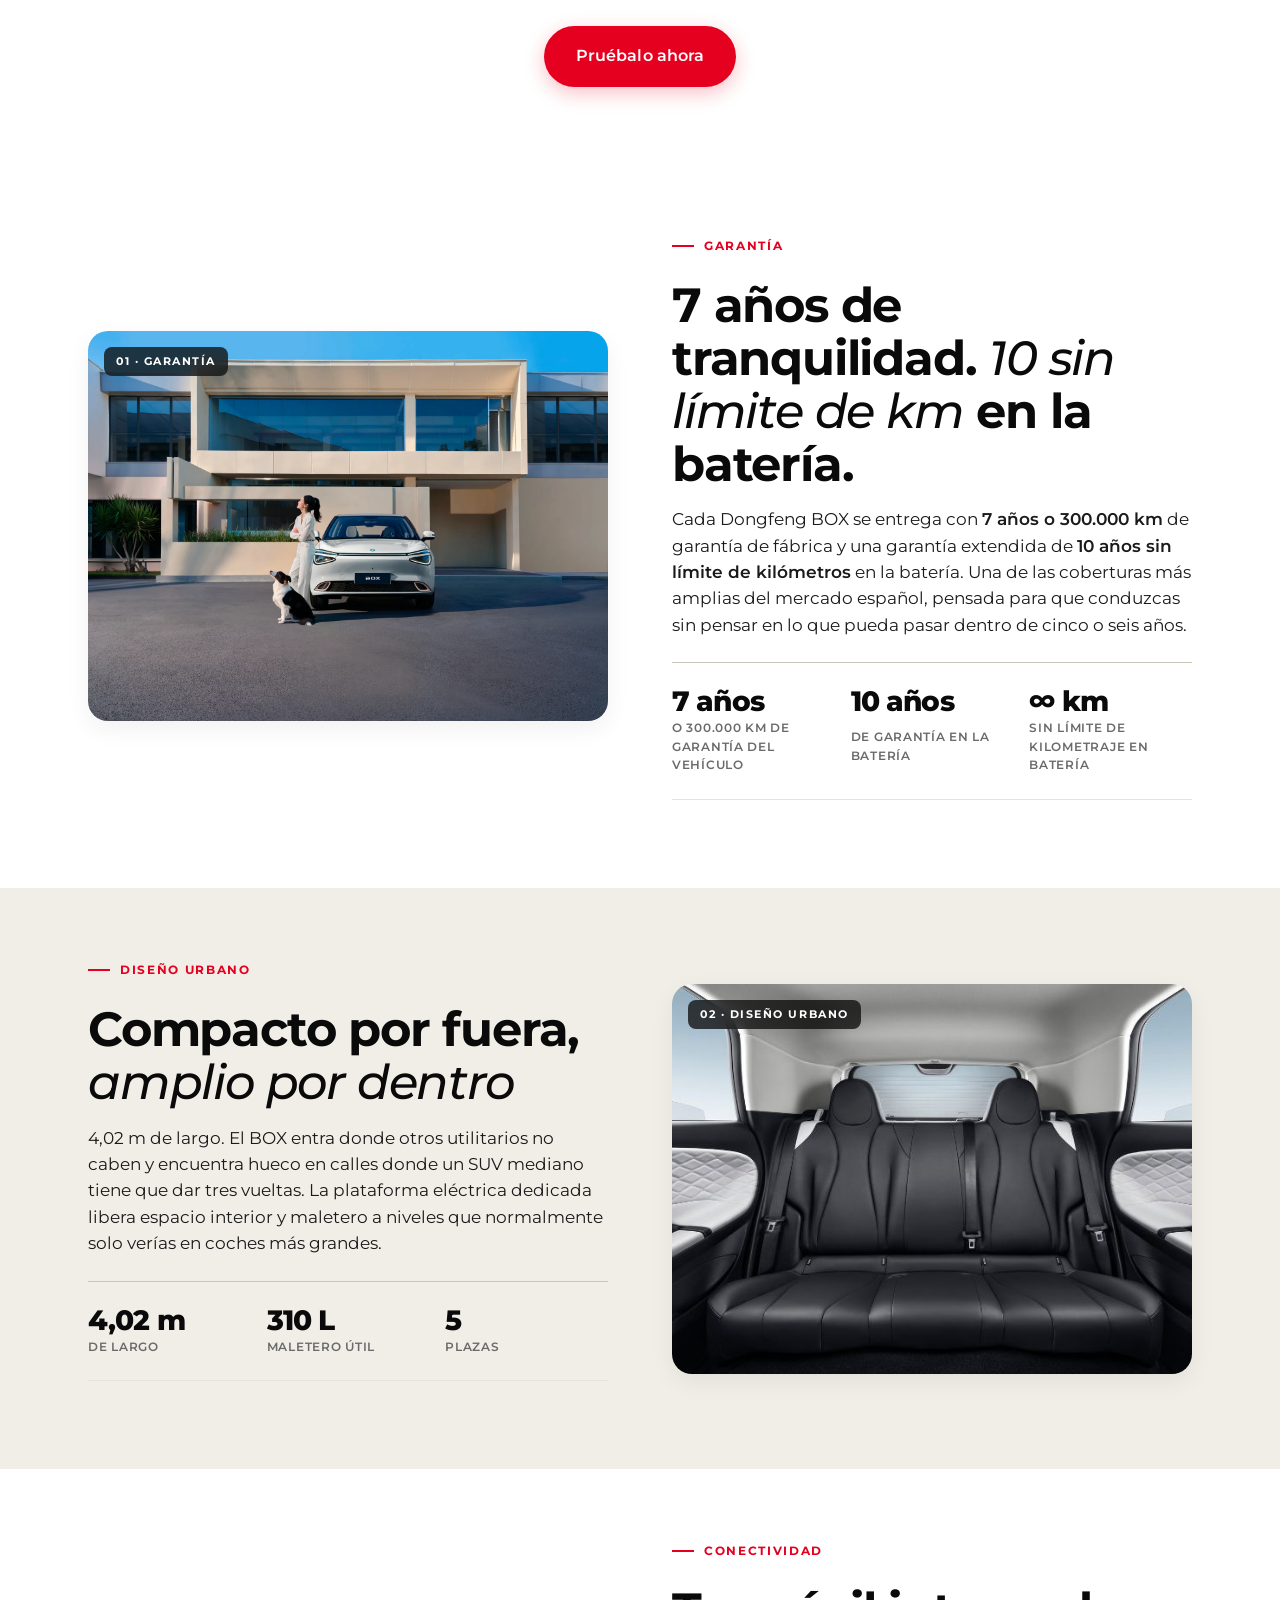
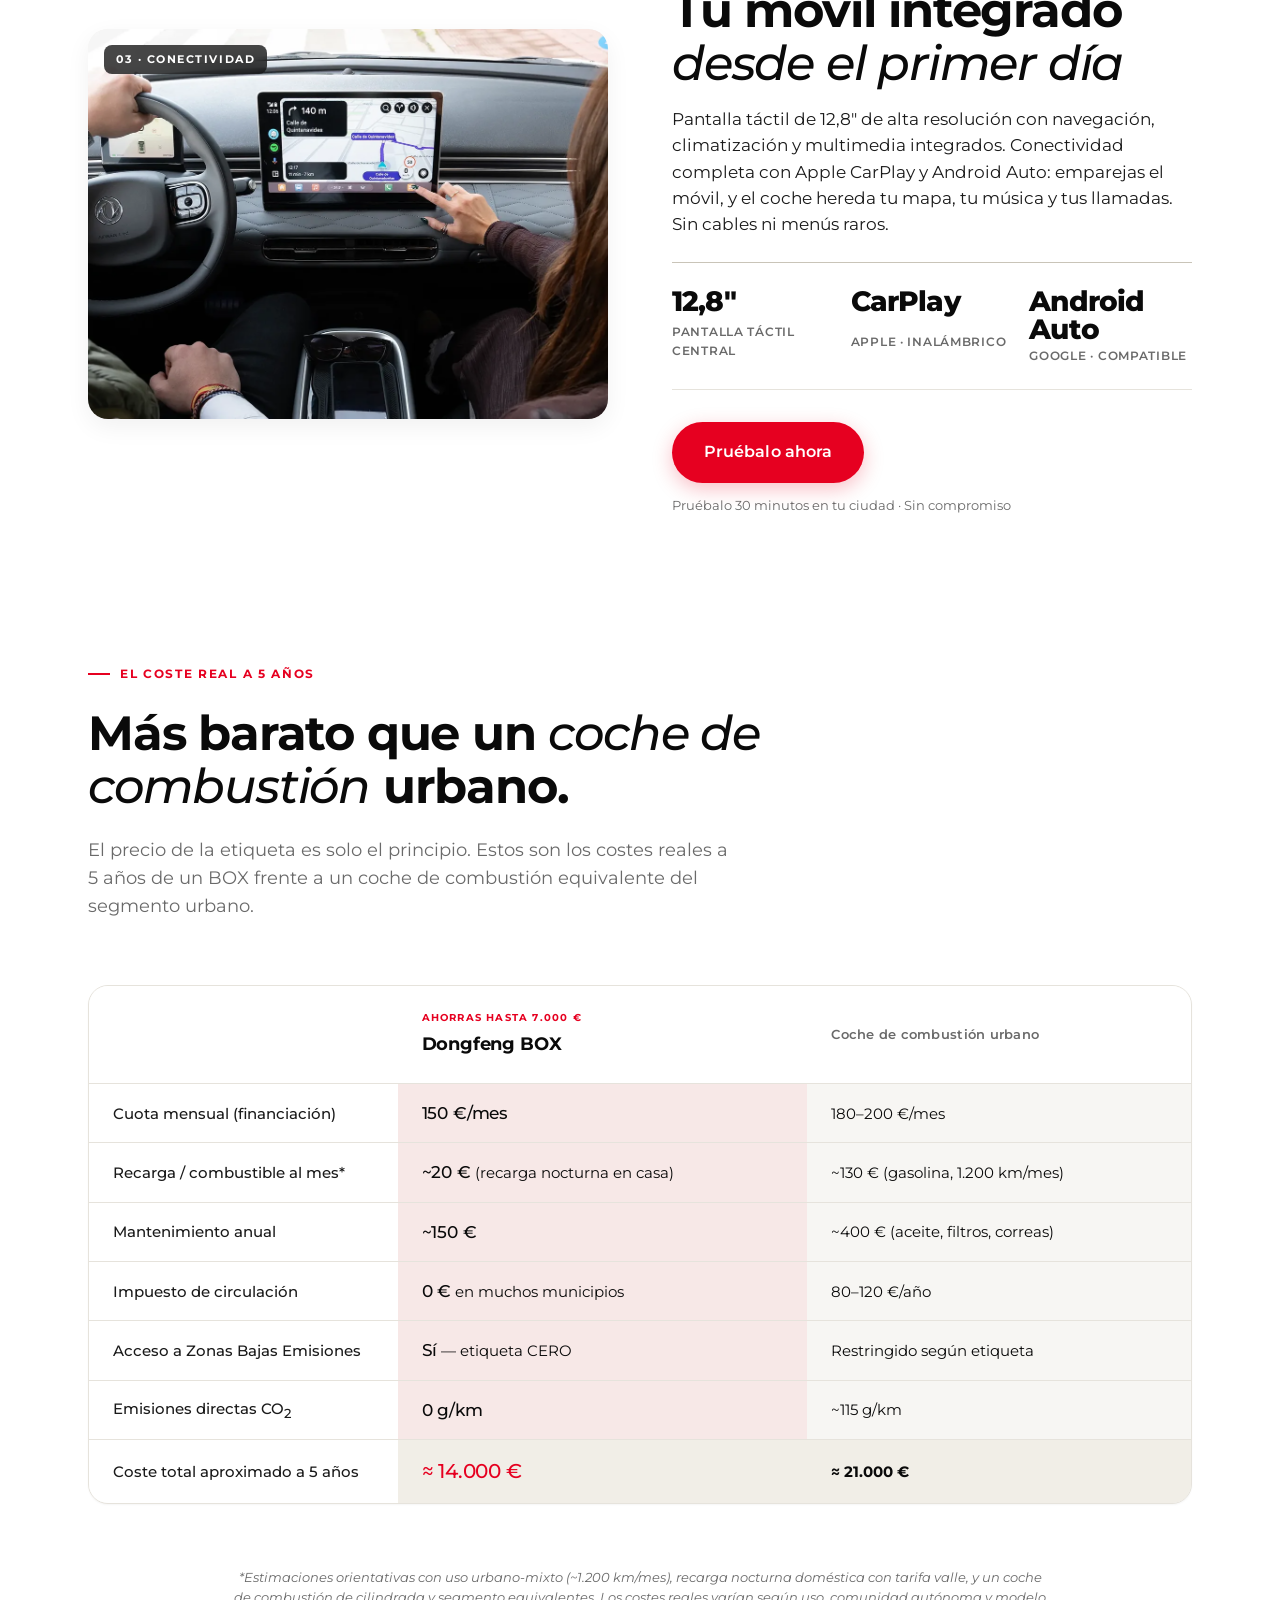
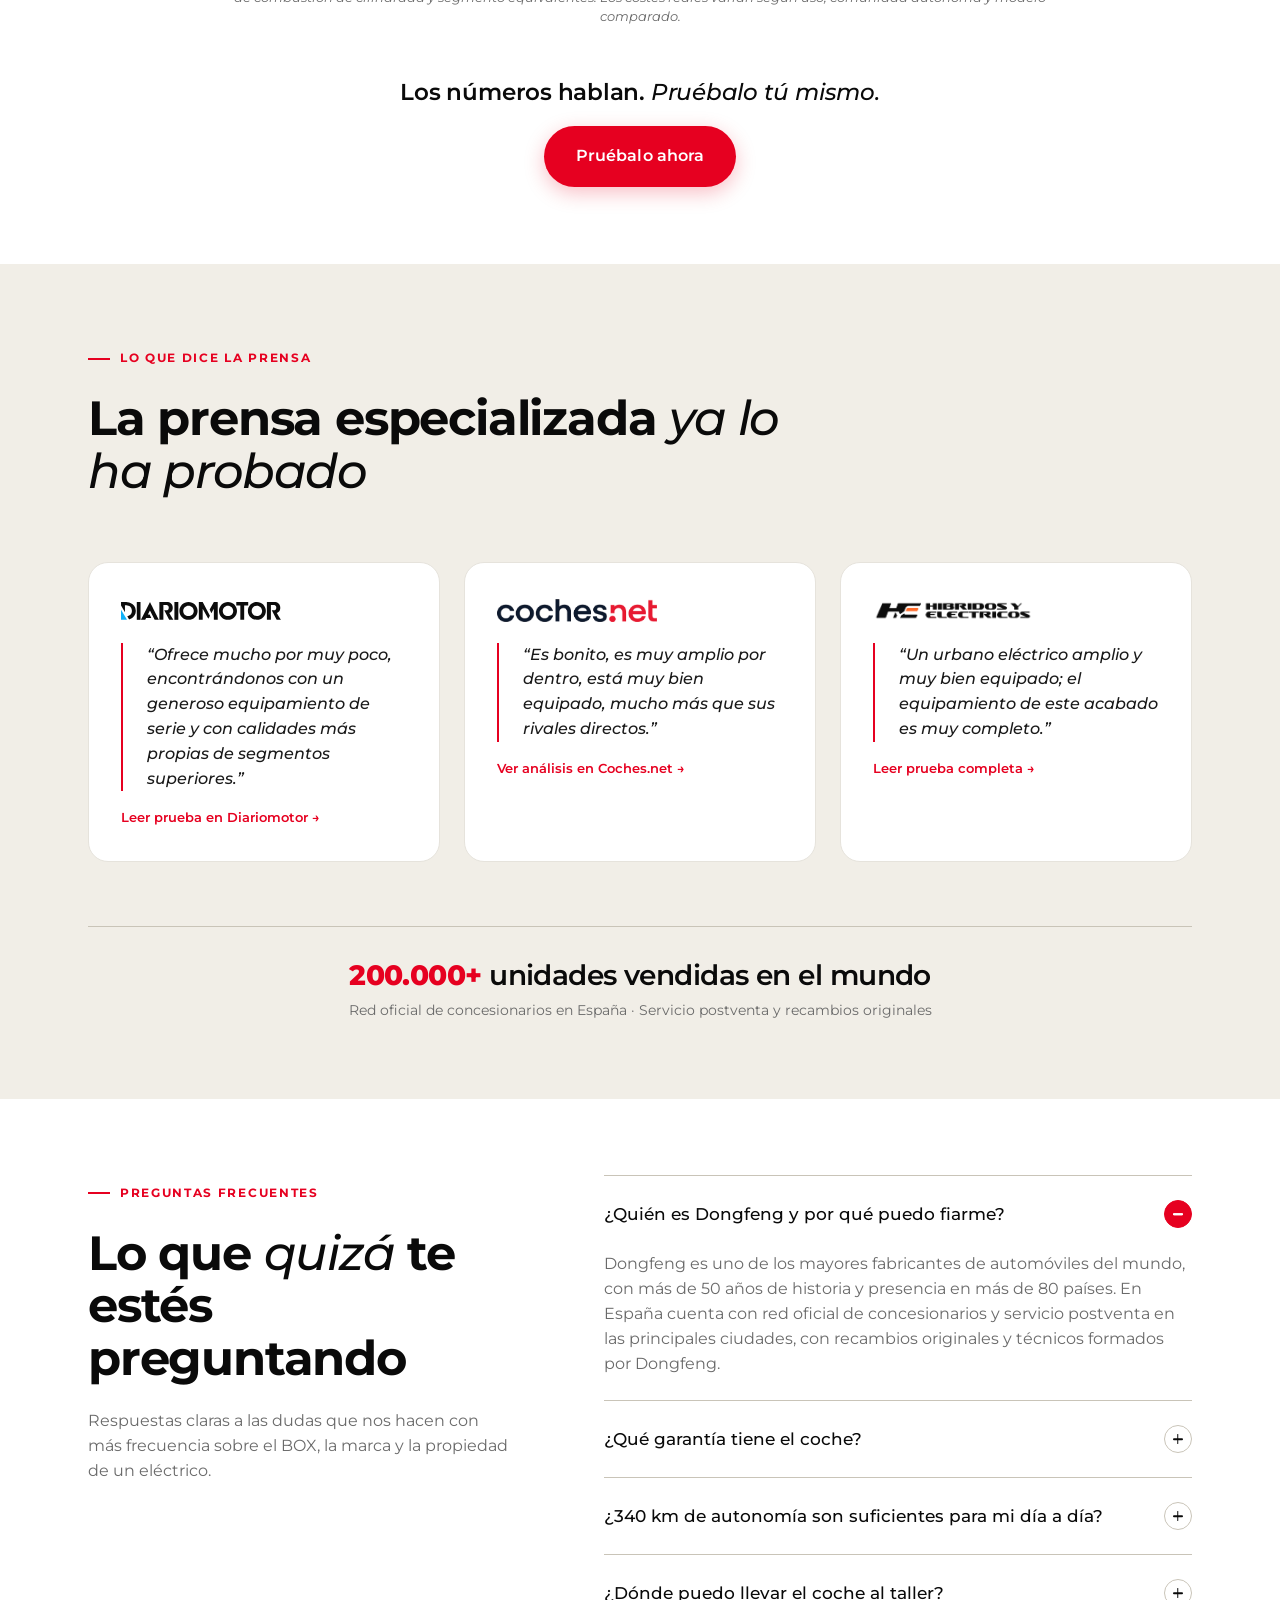
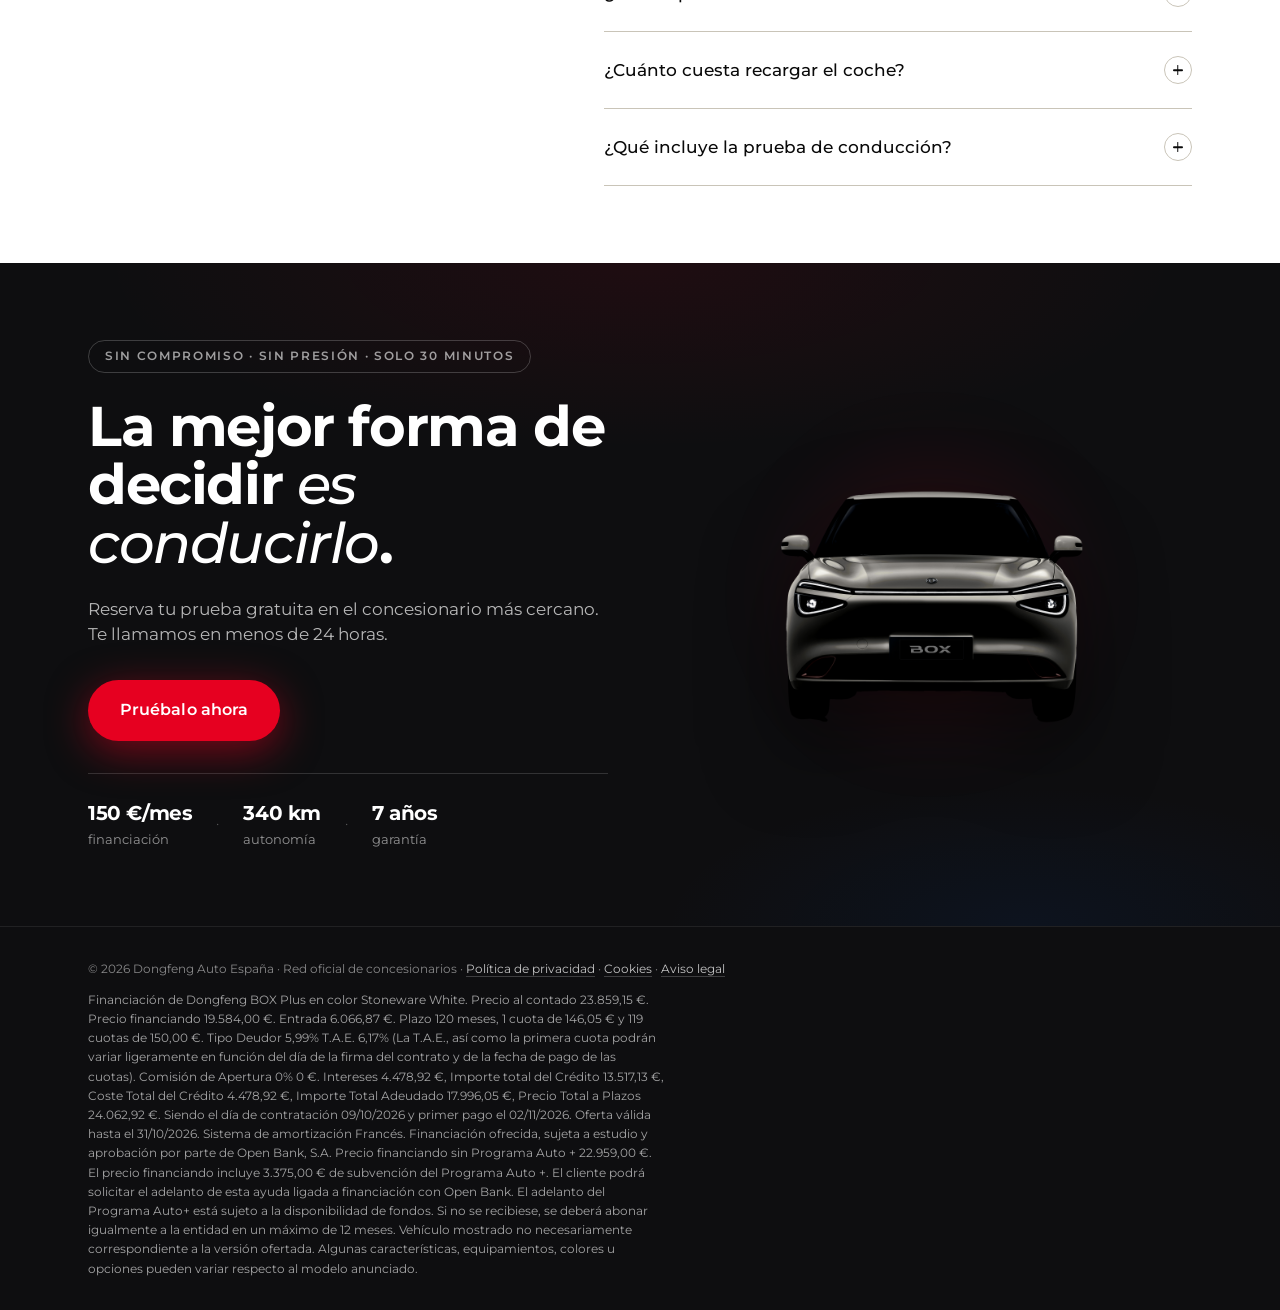
<file: canarias/index.html>
<!DOCTYPE html>
<html lang="es">
<head>
  <meta charset="UTF-8">
  <!-- Landing de Canarias despublicada el 28-sep-2026 (la campaña de Canarias la lleva otra agencia).
       La página anterior sigue en el historial de git (commit 5cdccd0). Redirige a la principal conservando los UTM. -->
  <meta name="robots" content="noindex">
  <link rel="canonical" href="https://box.dongfeng-auto.es/">
  <meta http-equiv="refresh" content="0; url=/">
  <script>location.replace('/' + location.search + location.hash);</script>
  <title>Dongfeng BOX</title>
</head>
<body>
  <p><a href="/">Ir a Dongfeng BOX</a></p>
</body>
</html>
</file>
<file: styles.css>
/* ============================================================
   Dongfeng BOX — Landing rediseño
   Dirección: minimalismo editorial refinado
   Typografía: Fraunces (display serif) + Montserrat (body sans)
   ============================================================ */

/* ----------  RESET  ---------- */
*,*::before,*::after { box-sizing: border-box; }
* { margin: 0; padding: 0; }
html { -webkit-text-size-adjust: 100%; scroll-behavior: smooth; }
img, picture, video, svg { display: block; max-width: 100%; height: auto; }
button { font: inherit; cursor: pointer; background: none; border: 0; color: inherit; }
a { color: inherit; text-decoration: none; }
ul, ol { list-style: none; }
input, button, select, textarea { font: inherit; }
input:focus-visible, button:focus-visible, a:focus-visible, summary:focus-visible {
  outline: 2px solid var(--color-cta);
  outline-offset: 3px;
  border-radius: 4px;
}

/* ----------  DESIGN TOKENS  ---------- */
:root {
  /* palette */
  --color-bg: #FFFFFF;
  --color-bg-soft: #F7F6F3;           /* warm off-white (editorial) */
  --color-bg-warm: #F1EEE7;           /* slightly warmer section bg */
  --color-bg-dark: #0E0E10;
  --color-ink: #0A0A0A;
  --color-ink-2: #1A1A1A;
  --color-ink-muted: #6A6A6A;
  --color-line: #E6E3DC;
  --color-line-strong: #C9C4B8;

  --color-brand-blue: #0041A0;
  --color-brand-red: #E60020;
  --color-brand-red-dark: #B5001A;
  --color-brand-yellow: #FFC82C;       /* Dongfeng accent (micro-usage) */
  --color-cta: var(--color-brand-red); /* brand CTA: 5.89:1 on white (AA pass) */
  --color-cta-hover: var(--color-brand-red-dark);
  --color-accent: var(--color-brand-blue);
  --color-star: #F5A524;

  /* type — brand uses Montserrat everywhere (no invented typeface) */
  --font-display: 'Montserrat', system-ui, -apple-system, sans-serif;
  --font-body: 'Montserrat', system-ui, -apple-system, sans-serif;

  /* spacing scale */
  --s-1: 0.25rem; --s-2: 0.5rem; --s-3: 0.75rem; --s-4: 1rem;
  --s-5: 1.5rem; --s-6: 2rem;  --s-7: 3rem;  --s-8: 4rem;
  --s-9: 6rem;   --s-10: 8rem; --s-11: 10rem;

  /* radius */
  --r-xs: 4px; --r-sm: 8px; --r-md: 12px; --r-lg: 20px; --r-pill: 999px;

  /* shadow */
  --shadow-sm: 0 1px 2px rgba(0,0,0,.04);
  --shadow-md: 0 8px 24px rgba(14,14,16,.06);
  --shadow-lg: 0 24px 48px rgba(14,14,16,.12);
  --shadow-cta: 0 6px 20px rgba(230,0,32,.25);

  /* container */
  --container: 1200px;
  --container-px: clamp(1.25rem, 4vw, 3rem);
}

/* ----------  TYPOGRAPHY BASE  ---------- */
html { font-family: var(--font-body); color: var(--color-ink); background: var(--color-bg); }
body { font-size: 17px; line-height: 1.55; font-weight: 400; -webkit-font-smoothing: antialiased; text-rendering: optimizeLegibility; }

h1, h2, h3 { font-family: var(--font-display); font-weight: 700; font-style: normal; color: var(--color-ink); letter-spacing: -0.02em; }
em, .em { font-style: italic; font-weight: 500; }

strong { font-weight: 600; }

::selection { background: var(--color-ink); color: var(--color-bg); }

/* ----------  LAYOUT PRIMITIVES  ---------- */
.container {
  width: 100%;
  max-width: var(--container);
  margin: 0 auto;
  padding-inline: var(--container-px);
}

.eyebrow {
  display: inline-flex;
  align-items: center;
  gap: 10px;
  font-family: var(--font-body);
  font-size: 12px;
  font-weight: 700;
  letter-spacing: 0.14em;
  text-transform: uppercase;
  color: var(--color-brand-red);
  margin-bottom: var(--s-5);
}
.eyebrow::before {
  content: "";
  display: inline-block;
  width: 22px;
  height: 2px;
  background: var(--color-brand-red);
}

.section-head {
  max-width: 720px;
  margin-bottom: var(--s-8);
}

.section-title {
  font-size: clamp(2rem, 1.2rem + 3vw, 3rem);
  line-height: 1.1;
  font-weight: 700;
  letter-spacing: -0.025em;
}
.section-title em { font-weight: 500; }

.section-sub {
  margin-top: var(--s-5);
  font-size: 18px;
  line-height: 1.55;
  color: var(--color-ink-muted);
  max-width: 56ch;
}

main > section { padding-block: clamp(var(--s-8), 6vw, var(--s-10)); }

/* alternate section bg for editorial rhythm */
.hero { background: var(--color-bg-soft); }
.trust-bar { background: var(--color-bg); padding-block: var(--s-7); border-top: 1px solid var(--color-line); border-bottom: 1px solid var(--color-line); }
.process { background: var(--color-bg); }
.benefits { background: var(--color-bg-warm); }
.comparison { background: var(--color-bg); }
.social-proof { background: var(--color-bg-warm); }
.faq { background: var(--color-bg); }
.cta-final { background: var(--color-bg-dark); color: var(--color-bg); }

/* ----------  BUTTONS  ---------- */
.btn {
  display: inline-flex;
  align-items: center;
  gap: var(--s-2);
  padding: 14px 26px;
  font-family: var(--font-body);
  font-size: 15px;
  font-weight: 600;
  letter-spacing: 0.005em;
  border-radius: var(--r-pill);
  transition: transform .18s ease, box-shadow .18s ease, background .18s ease;
  white-space: nowrap;
  will-change: transform;
}
.btn:hover { transform: translateY(-1px); }
.btn:active { transform: translateY(0); }

.btn--primary {
  background: var(--color-cta);
  color: #fff;
  box-shadow: var(--shadow-cta);
}
.btn--primary:hover { background: var(--color-cta-hover); box-shadow: 0 8px 28px rgba(230,0,32,.35); }

.btn--lg { padding: 18px 32px; font-size: 16px; }
.btn--sm { padding: 10px 20px; font-size: 14px; }
.btn--block { width: 100%; justify-content: center; }

/* ----------  CHIPS  ---------- */
.chip {
  display: inline-flex;
  align-items: center;
  padding: 6px 14px;
  background: #fff;
  border: 1px solid var(--color-line-strong);
  border-radius: var(--r-pill);
  font-size: 13px;
  font-weight: 500;
  color: var(--color-ink-2);
  white-space: nowrap;
}

/* ----------  PRESS LOGO (real SVG/PNG)  ---------- */
.press-logo {
  display: inline-flex;
  align-items: center;
  justify-content: center;
  height: 26px;
  opacity: 0.9;
  transition: opacity .18s ease;
  flex: 0 0 auto;
}
.press-logo img {
  height: 100%;
  width: auto;
  object-fit: contain;
  display: block;
}
.press-logo:hover { opacity: 1; }
.press-logo--big { height: clamp(22px, 1.8vw, 28px); }

/* ----------  ICON CHECK  ---------- */
.icon-check {
  width: 20px; height: 20px; flex: none;
  color: var(--color-brand-red);
  margin-top: 3px;
}

/* ============================================================
                       TOPBAR
   ============================================================ */
.topbar {
  background: var(--color-brand-yellow);
  color: var(--color-ink);
  padding: 10px var(--container-px);
  display: flex;
  align-items: center;
  justify-content: center;
  gap: var(--s-4);
  font-size: 13px;
  font-weight: 600;
  letter-spacing: 0.005em;
  position: relative;
}
.topbar__text { text-align: center; }
.topbar__full { display: inline; }
.topbar__short { display: none; }
.topbar__close {
  position: absolute;
  right: var(--container-px);
  top: 50%;
  transform: translateY(-50%);
  color: rgba(0,0,0,.55);
  padding: 6px;
  border-radius: 4px;
  transition: color .15s ease;
}
.topbar__close:hover { color: var(--color-ink); }
.topbar[hidden] { display: none; }

/* ============================================================
                       SITE HEADER
   ============================================================ */
.site-header {
  position: sticky;
  top: 0;
  z-index: 50;
  background: rgba(247,246,243,.85);
  backdrop-filter: saturate(180%) blur(14px);
  -webkit-backdrop-filter: saturate(180%) blur(14px);
  border-bottom: 1px solid var(--color-line);
}
.site-header__inner {
  display: flex;
  align-items: center;
  gap: var(--s-5);
  padding-block: 14px;
}
.site-header__logo { flex-shrink: 0; }
.site-header__logo img { height: 28px; width: auto; filter: brightness(0); }

.site-header__nav {
  display: none;
  flex: 1;
  justify-content: center;
  gap: clamp(var(--s-4), 2.5vw, var(--s-6));
}
.site-header__nav a {
  font-family: var(--font-body);
  font-size: 14px;
  font-weight: 500;
  color: var(--color-ink-2);
  text-decoration: none;
  padding: 6px 2px;
  border-bottom: 1.5px solid transparent;
  transition: color .15s ease, border-color .15s ease;
}
.site-header__nav a:hover { color: var(--color-brand-red); border-bottom-color: var(--color-brand-red); }

@media (min-width: 900px) {
  .site-header__nav { display: flex; }
}
.site-header__cta { flex-shrink: 0; margin-left: auto; }
@media (min-width: 900px) {
  .site-header__cta { margin-left: 0; }
}

/* smooth-scroll anchor offset under sticky header */
[id] { scroll-margin-top: 90px; }

/* ============================================================
                           HERO
   ============================================================ */
.hero {
  position: relative;
  overflow: hidden;
  padding-block: clamp(var(--s-6), 3.5vw, 3.5rem) clamp(var(--s-7), 4vw, 4.5rem);
}

.hero__grid {
  display: grid;
  grid-template-columns: 1fr;
  gap: var(--s-5);
  align-items: center;
}

.hero__copy { max-width: 600px; }

.hero__kicker {
  display: flex;
  flex-wrap: wrap;
  gap: 8px;
  margin-bottom: var(--s-4);
}

.hero__h1 {
  font-size: clamp(2.25rem, 1.2rem + 3.2vw, 3.5rem);
  line-height: 1.05;
  font-weight: 700;
  letter-spacing: -0.03em;
  color: var(--color-ink);
  margin-bottom: var(--s-4);
}
.hero__h1 em {
  font-style: italic;
  font-weight: 500;
}
.underline-accent {
  position: relative;
  white-space: nowrap;
}
.underline-accent::after {
  content: "";
  position: absolute;
  left: -2%;
  right: -2%;
  bottom: 0.05em;
  height: 0.42em;
  background: var(--color-brand-yellow);
  z-index: -1;
  transform: skewX(-6deg);
  border-radius: 3px;
}

.hero__sub {
  font-size: clamp(15px, 1vw + 11px, 17px);
  line-height: 1.5;
  color: var(--color-ink-2);
  max-width: 52ch;
  margin-bottom: var(--s-5);
}

.hero__bullets {
  display: grid;
  gap: var(--s-2);
  margin-bottom: var(--s-5);
  font-size: 15px;
  color: var(--color-ink-2);
}
.hero__bullets li {
  display: flex;
  align-items: flex-start;
  gap: var(--s-3);
  line-height: 1.4;
}
.hero__bullets strong { font-weight: 600; color: var(--color-ink); }

.hero__cta { margin-bottom: 0; }
.hero__cta-note {
  margin-top: var(--s-3);
  font-size: 13px;
  color: var(--color-ink-muted);
  line-height: 1.4;
  max-width: 42ch;
}

/* hero visual */
.hero__visual {
  position: relative;
  aspect-ratio: 5/4;
  display: flex;
  align-items: center;
  justify-content: center;
  padding: 0;
  margin-inline: -4%;
}
.hero__visual::before {
  content: "";
  position: absolute;
  top: 50%;
  left: 50%;
  transform: translate(-50%, -50%);
  width: 82%;
  aspect-ratio: 1/1;
  border-radius: 50%;
  background: radial-gradient(circle at 32% 30%, #FFE689 0%, var(--color-brand-yellow) 58%, #E5AE1B 100%);
  z-index: 0;
}
.hero__image {
  position: relative;
  z-index: 2;
  width: 115%;
  max-width: 115%;
  height: auto;
  object-fit: contain;
  filter: drop-shadow(0 30px 40px rgba(0,0,0,.22));
}
.hero__price-tag {
  position: absolute;
  bottom: 6%;
  left: 2%;
  background: #fff;
  border: 1px solid var(--color-line);
  border-radius: var(--r-md);
  padding: 16px 22px;
  box-shadow: var(--shadow-lg);
  z-index: 3;
  display: flex;
  flex-direction: column;
  align-items: flex-start;
  gap: 2px;
}
.hero__price-label {
  font-size: 11px;
  font-weight: 600;
  letter-spacing: 0.14em;
  text-transform: uppercase;
  color: var(--color-ink-muted);
}
.hero__price-number {
  font-size: clamp(36px, 4vw, 52px);
  font-weight: 800;
  line-height: 1;
  letter-spacing: -0.03em;
  color: var(--color-ink);
  display: inline-flex;
  align-items: baseline;
  gap: 6px;
}
.hero__price-unit {
  font-family: var(--font-body);
  font-size: 15px;
  font-weight: 500;
  letter-spacing: 0;
  color: var(--color-ink-2);
}
.hero__price-foot {
  font-size: 11px;
  font-weight: 500;
  color: var(--color-ink-muted);
  letter-spacing: 0.02em;
}

@media (min-width: 960px) {
  .hero__grid { grid-template-columns: 1fr 1.1fr; gap: var(--s-8); align-items: center; }
  .hero__visual { aspect-ratio: 1/1; max-width: none; }
}

/* MOBILE hero: car first so it's visible in the first viewport + compact stack */
@media (max-width: 959px) {
  .hero { padding-block: var(--s-5) var(--s-5); }
  .hero .hero__grid { gap: var(--s-4); }
  .hero .hero__visual { order: -1; aspect-ratio: 4/3; margin-inline: 0; overflow: visible; }
  .hero .hero__visual::before { width: 72%; inset: auto; top: 50%; left: 50%; transform: translate(-50%, -50%); aspect-ratio: 1/1; }
  .hero .hero__image { width: 100%; max-width: 100%; }
  .hero .hero__kicker { display: none; }
  .hero .hero__sub { display: none; }
  .hero .hero__h1 { font-size: clamp(26px, 6.5vw, 30px); margin-bottom: var(--s-3); line-height: 1.1; letter-spacing: -0.025em; }
  .hero .hero__bullets { margin-bottom: var(--s-4); font-size: 14.5px; gap: 6px; }
  .hero .hero__price-tag { bottom: 6%; left: 4%; padding: 8px 12px; border-radius: var(--r-sm); }
  .hero .hero__price-number { font-size: 24px; gap: 4px; }
  .hero .hero__price-unit { font-size: 11px; }
  .hero .hero__price-label, .hero .hero__price-foot { font-size: 9px; letter-spacing: 0.1em; }
  .hero .hero__cta-note { font-size: 12px; }
}

/* ============================================================
                      TRUST BAR
   ============================================================ */
.trust-bar__label {
  text-align: center;
  font-size: 12px;
  font-weight: 600;
  letter-spacing: 0.12em;
  text-transform: uppercase;
  color: var(--color-ink-muted);
  margin-bottom: var(--s-5);
}
.trust-bar__logos {
  display: flex;
  flex-wrap: nowrap;
  justify-content: space-between;
  gap: clamp(var(--s-3), 2vw, var(--s-5));
  align-items: center;
  max-width: 1100px;
  margin: 0 auto;
}
@media (max-width: 900px) {
  .trust-bar__logos {
    flex-wrap: wrap;
    justify-content: center;
    gap: var(--s-5) var(--s-5);
  }
}

/* ============================================================
                      PROCESS
   ============================================================ */
.process__steps {
  display: grid;
  grid-template-columns: 1fr;
  gap: var(--s-6);
  margin-bottom: var(--s-8);
  counter-reset: step;
}
@media (min-width: 760px) {
  .process__steps { grid-template-columns: repeat(3, 1fr); gap: var(--s-5); }
}

.step {
  position: relative;
  padding: var(--s-7) var(--s-5) var(--s-6);
  background: var(--color-bg-soft);
  border: 1px solid var(--color-line);
  border-radius: var(--r-lg);
  transition: transform .25s cubic-bezier(.2,.7,.3,1), box-shadow .25s ease;
}
.step:hover { transform: translateY(-4px); box-shadow: var(--shadow-md); }

.step__num {
  position: absolute;
  top: var(--s-4);
  right: var(--s-5);
  font-size: clamp(52px, 5vw, 72px);
  font-weight: 800;
  color: var(--color-line-strong);
  line-height: 1;
  letter-spacing: -0.04em;
  pointer-events: none;
}
.step__icon {
  width: 44px;
  height: 44px;
  display: inline-flex;
  align-items: center;
  justify-content: center;
  color: var(--color-brand-blue);
  background: rgba(0,65,160,.08);
  border-radius: var(--r-pill);
  margin-bottom: var(--s-5);
}
.step__icon svg { width: 22px; height: 22px; }
.step__title {
  font-size: 22px;
  line-height: 1.2;
  font-weight: 600;
  margin-bottom: var(--s-3);
}
.step__text {
  font-size: 15px;
  color: var(--color-ink-muted);
  line-height: 1.5;
}

.process__cta { text-align: center; }

/* ============================================================
                      FEATURE BLOCKS (3 sections)
   ============================================================ */
.feature-block {
  padding-block: clamp(var(--s-7), 5vw, var(--s-9));
  background: var(--color-bg);
}
.feature-block--soft { background: var(--color-bg-warm); }

.feature-block__grid {
  display: grid;
  grid-template-columns: 1fr;
  gap: var(--s-7);
  align-items: center;
}
@media (min-width: 960px) {
  .feature-block__grid { grid-template-columns: 1fr 1fr; gap: var(--s-8); }
}

.feature-block--reverse .feature-block__media {
  order: 2;
}
@media (max-width: 959px) {
  .feature-block--reverse .feature-block__media { order: 0; }
}

.feature-block__media {
  position: relative;
  border-radius: var(--r-lg);
  overflow: hidden;
  aspect-ratio: 4/3;
  background: var(--color-bg-soft);
  box-shadow: var(--shadow-md);
}
.feature-block__media img {
  width: 100%;
  height: 100%;
  object-fit: cover;
  transition: transform .6s cubic-bezier(.2,.7,.3,1);
}
.feature-block:hover .feature-block__media img { transform: scale(1.03); }

.feature-block__badge {
  position: absolute;
  top: var(--s-4);
  left: var(--s-4);
  display: inline-block;
  padding: 6px 12px;
  background: rgba(10,10,10,.75);
  backdrop-filter: blur(8px);
  color: #fff;
  font-size: 11px;
  font-weight: 700;
  letter-spacing: 0.14em;
  text-transform: uppercase;
  border-radius: var(--r-sm);
}

.feature-block__copy { max-width: 560px; }
.feature-block--reverse .feature-block__copy { justify-self: end; }
@media (max-width: 959px) {
  .feature-block--reverse .feature-block__copy { justify-self: start; }
}

.feature-block__lead {
  margin-top: var(--s-4);
  margin-bottom: var(--s-5);
  font-size: 17px;
  line-height: 1.55;
  color: var(--color-ink-2);
}

.feature-stats-row {
  display: grid;
  grid-template-columns: repeat(3, minmax(0,1fr));
  gap: var(--s-4);
  padding: var(--s-5) 0;
  border-top: 1px solid var(--color-line-strong);
  border-bottom: 1px solid var(--color-line);
  margin-bottom: var(--s-5);
}
.feature-stat { display: grid; gap: 4px; }
.feature-stat dt {
  font-size: clamp(22px, 2.2vw, 28px);
  font-weight: 800;
  line-height: 1;
  letter-spacing: -0.03em;
  color: var(--color-ink);
}
.feature-stat dd {
  font-size: 12px;
  font-weight: 600;
  letter-spacing: 0.06em;
  text-transform: uppercase;
  color: var(--color-ink-muted);
  margin: 0;
}

.feature-block__body {
  font-size: 15.5px;
  line-height: 1.6;
  color: var(--color-ink-muted);
}

.feature-block__cta {
  margin-top: var(--s-6);
  display: flex;
  flex-direction: column;
  gap: var(--s-3);
  align-items: flex-start;
}
.feature-block__cta-note {
  font-size: 13px;
  color: var(--color-ink-muted);
}

/* ============================================================
                      LEGACY FEATURE GROUPS (unused, kept for safety)
   ============================================================ */
.feature-groups {
  display: grid;
  grid-template-columns: 1fr;
  gap: var(--s-5);
  margin-bottom: var(--s-8);
}
@media (min-width: 960px) {
  .feature-groups { grid-template-columns: repeat(3, 1fr); gap: var(--s-5); }
}

.feature-group {
  background: #fff;
  border: 1px solid var(--color-line);
  border-radius: var(--r-lg);
  padding: var(--s-6);
  display: flex;
  flex-direction: column;
  gap: var(--s-5);
  transition: transform .25s ease, box-shadow .25s ease, border-color .25s ease;
}
.feature-group:hover {
  transform: translateY(-3px);
  box-shadow: var(--shadow-md);
  border-color: var(--color-brand-red);
}

.feature-group__head {
  display: grid;
  grid-template-columns: auto 1fr;
  align-items: start;
  gap: var(--s-4);
  padding-bottom: var(--s-5);
  border-bottom: 1px solid var(--color-line);
}
.feature-group__num {
  font-size: 42px;
  font-weight: 800;
  line-height: 0.9;
  letter-spacing: -0.05em;
  color: var(--color-brand-red);
}
.feature-group__kicker {
  font-size: 11px;
  font-weight: 700;
  letter-spacing: 0.14em;
  text-transform: uppercase;
  color: var(--color-ink-muted);
  margin-bottom: 4px;
}
.feature-group__title {
  font-size: 19px;
  font-weight: 700;
  line-height: 1.2;
  letter-spacing: -0.02em;
  color: var(--color-ink);
}

.feature-group__list {
  display: grid;
  gap: var(--s-5);
}
.feature-group__list li {
  display: grid;
  gap: 4px;
  padding-bottom: var(--s-4);
  border-bottom: 1px dashed var(--color-line);
}
.feature-group__list li:last-child { border-bottom: 0; padding-bottom: 0; }

.feature-big {
  font-size: clamp(26px, 2.4vw, 32px);
  font-weight: 800;
  line-height: 1;
  letter-spacing: -0.03em;
  color: var(--color-ink);
}
.feature-label {
  font-size: 12px;
  font-weight: 700;
  letter-spacing: 0.06em;
  text-transform: uppercase;
  color: var(--color-ink-muted);
  margin-bottom: 6px;
}
.feature-copy {
  font-size: 14px;
  line-height: 1.5;
  color: var(--color-ink-muted);
}

.benefits__cta {
  display: flex;
  align-items: center;
  justify-content: center;
  gap: var(--s-5);
  flex-wrap: wrap;
  padding-top: var(--s-6);
  border-top: 1px solid var(--color-line-strong);
  text-align: center;
}
.benefits__cta-q {
  font-style: italic;
  font-weight: 500;
  font-size: 18px;
  color: var(--color-ink);
}

/* Placeholder note — dev/review only, remove when real content arrives */
.placeholder-note {
  display: inline-block;
  margin-top: var(--s-5);
  padding: 10px 14px;
  background: rgba(255,200,44,.22);
  border-left: 3px solid var(--color-brand-yellow);
  border-radius: 4px;
  font-size: 13px;
  line-height: 1.45;
  color: var(--color-ink-2);
  max-width: 620px;
}
.placeholder-note strong { color: var(--color-ink); font-weight: 700; }
.placeholder-note em { font-style: italic; }

/* ============================================================
                      COMPARISON
   ============================================================ */
.compare-table-wrap {
  margin-bottom: var(--s-8);
  border: 1px solid var(--color-line);
  border-radius: var(--r-lg);
  background: var(--color-bg-soft);
  overflow: hidden;
  box-shadow: var(--shadow-sm);
}
.compare-table {
  width: 100%;
  border-collapse: collapse;
  font-size: 15px;
}
.compare-table th, .compare-table td {
  padding: var(--s-4) var(--s-5);
  text-align: left;
  border-bottom: 1px solid var(--color-line);
  vertical-align: middle;
}
.compare-table thead th {
  font-family: var(--font-body);
  font-weight: 600;
  font-size: 13px;
  letter-spacing: 0.02em;
  color: var(--color-ink-muted);
  background: #fff;
  padding-block: var(--s-5);
}
.compare-table tbody th {
  font-weight: 500;
  color: var(--color-ink-2);
  background: #fff;
  width: 28%;
}
.compare-table tbody tr:last-child th,
.compare-table tbody tr:last-child td { border-bottom: 0; }
.compare-table__winner {
  background: rgba(230,0,32,.06);
  color: var(--color-ink);
  position: relative;
}
.compare-table__winner strong {
  font-family: var(--font-display);
  font-weight: 500;
  font-size: 17px;
  letter-spacing: -0.01em;
}
.winner-badge {
  display: block;
  font-family: var(--font-body);
  font-size: 10px;
  font-weight: 700;
  letter-spacing: 0.12em;
  text-transform: uppercase;
  color: var(--color-cta);
  margin-bottom: 6px;
}
.compare-table thead th.compare-table__winner {
  font-size: 18px;
  color: var(--color-ink);
  font-weight: 700;
  letter-spacing: -0.01em;
}

.compare-footnote {
  max-width: 820px;
  margin: var(--s-5) auto var(--s-7);
  font-size: 13px;
  line-height: 1.5;
  color: var(--color-ink-muted);
  text-align: center;
  font-style: italic;
}

.compare-table__total th,
.compare-table__total td {
  background: var(--color-bg-warm);
  font-weight: 700;
}
.compare-table__total .compare-table__winner strong {
  font-size: 20px;
  color: var(--color-brand-red);
}

.comparison__cta {
  text-align: center;
  display: flex;
  flex-direction: column;
  gap: var(--s-4);
  align-items: center;
}
.comparison__cta p {
  font-size: clamp(20px, 1.8vw, 24px);
  font-weight: 600;
  letter-spacing: -0.01em;
  color: var(--color-ink);
}
.comparison__cta p em { font-style: italic; font-weight: 500; }

/* scroll table on mobile */
@media (max-width: 760px) {
  .compare-table-wrap { overflow-x: auto; }
  .compare-table { min-width: 620px; }
}

/* ============================================================
                      SOCIAL PROOF
   ============================================================ */
.press-grid {
  display: grid;
  grid-template-columns: 1fr;
  gap: var(--s-5);
  margin-bottom: var(--s-8);
}
@media (min-width: 760px) { .press-grid { grid-template-columns: repeat(3, 1fr); } }

.press-card {
  background: #fff;
  border: 1px solid var(--color-line);
  border-radius: var(--r-lg);
  padding: var(--s-6);
  display: flex;
  flex-direction: column;
  gap: var(--s-4);
  transition: transform .25s ease, box-shadow .25s ease;
}
.press-card:hover { transform: translateY(-3px); box-shadow: var(--shadow-md); }

.press-card__logo {
  height: 32px;
  display: flex;
  align-items: center;
  opacity: 0.95;
  transition: opacity .25s ease;
}
.press-card:hover .press-card__logo { opacity: 1; }
.press-card__logo img {
  max-height: 100%;
  max-width: 160px;
  width: auto;
}
.press-card__quote {
  font-size: 16px;
  line-height: 1.55;
  color: var(--color-ink-2);
  font-weight: 500;
  font-style: italic;
  position: relative;
  padding-left: var(--s-5);
  border-left: 2px solid var(--color-brand-red);
}
.press-card__source {
  font-size: 13px;
  font-weight: 600;
  color: var(--color-brand-red);
  text-decoration: none;
  border-bottom: 1px solid transparent;
  align-self: flex-start;
  transition: border-color .15s ease;
}
.press-card__source:hover { border-bottom-color: var(--color-brand-red); }

.testimonials {
  display: grid;
  grid-template-columns: 1fr;
  gap: var(--s-5);
  margin-bottom: var(--s-8);
}
@media (min-width: 760px) { .testimonials { grid-template-columns: repeat(3, 1fr); } }

.testimonial {
  background: #fff;
  border: 1px solid var(--color-line);
  border-radius: var(--r-lg);
  padding: var(--s-6);
  display: flex;
  flex-direction: column;
  gap: var(--s-3);
}
.testimonial__avatar {
  width: 44px;
  height: 44px;
  border-radius: var(--r-pill);
  background: linear-gradient(135deg, var(--color-brand-blue) 0%, var(--color-ink) 100%);
  color: #fff;
  display: inline-flex;
  align-items: center;
  justify-content: center;
  font-size: 18px;
  font-weight: 700;
}
.testimonial:nth-child(2) .testimonial__avatar { background: linear-gradient(135deg, var(--color-brand-red) 0%, #7a0011 100%); }
.testimonial:nth-child(3) .testimonial__avatar { background: linear-gradient(135deg, #2A2A2A 0%, #6A6A6A 100%); }
.testimonial__rating {
  font-size: 14px;
  color: var(--color-star);
  letter-spacing: 0.14em;
}
.testimonial__text {
  font-size: 15.5px;
  line-height: 1.5;
  color: var(--color-ink-2);
  flex: 1;
}
.testimonial__author {
  font-weight: 600;
  font-size: 14px;
  color: var(--color-ink);
}
.testimonial__context {
  font-size: 13px;
  color: var(--color-ink-muted);
  font-style: italic;
}

.social-proof__stat {
  text-align: center;
  padding-top: var(--s-6);
  border-top: 1px solid var(--color-line-strong);
}
.stat-big {
  font-size: clamp(22px, 2.2vw, 28px);
  font-weight: 600;
  line-height: 1.2;
  margin-bottom: var(--s-2);
  letter-spacing: -0.02em;
}
.stat-big span {
  font-weight: 800;
  color: var(--color-brand-red);
}
.stat-small {
  font-size: 14px;
  color: var(--color-ink-muted);
}

/* ============================================================
                      FAQ
   ============================================================ */
.faq__grid {
  display: grid;
  grid-template-columns: 1fr;
  gap: var(--s-7);
}
@media (min-width: 960px) {
  .faq__grid { grid-template-columns: 1fr 1.4fr; gap: var(--s-9); align-items: start; }
  .faq__head { position: sticky; top: 100px; }
}

.faq__intro {
  margin-top: var(--s-5);
  font-size: 16px;
  line-height: 1.55;
  color: var(--color-ink-muted);
  max-width: 44ch;
}

.faq__list { border-top: 1px solid var(--color-line-strong); }
.faq-item { border-bottom: 1px solid var(--color-line-strong); }
.faq-item__q {
  display: flex;
  align-items: center;
  justify-content: space-between;
  gap: var(--s-4);
  padding: var(--s-5) 0;
  font-family: var(--font-body);
  font-weight: 500;
  font-size: 17px;
  color: var(--color-ink);
  cursor: pointer;
  list-style: none;
  transition: color .15s ease;
}
.faq-item__q::-webkit-details-marker { display: none; }
.faq-item__q:hover { color: var(--color-brand-red); }
.faq-item__icon {
  width: 28px;
  height: 28px;
  position: relative;
  flex: none;
  border-radius: var(--r-pill);
  border: 1px solid var(--color-line-strong);
  transition: background .2s ease, border-color .2s ease;
}
.faq-item__icon::before, .faq-item__icon::after {
  content: "";
  position: absolute;
  background: currentColor;
  border-radius: 2px;
  left: 50%;
  top: 50%;
  transform: translate(-50%, -50%);
  transition: transform .25s cubic-bezier(.4,0,.2,1);
}
.faq-item__icon::before { width: 10px; height: 1.5px; }
.faq-item__icon::after  { width: 1.5px; height: 10px; }
.faq-item[open] .faq-item__icon { background: var(--color-brand-red); border-color: var(--color-brand-red); color: #fff; }
.faq-item[open] .faq-item__icon::after { transform: translate(-50%, -50%) rotate(90deg); }
.faq-item__a {
  padding: 0 0 var(--s-5) 0;
  font-size: 15.5px;
  line-height: 1.6;
  color: var(--color-ink-muted);
  max-width: 64ch;
}
.faq-item__a strong { color: var(--color-ink-2); }

/* ============================================================
                      CTA FINAL (with car image)
   ============================================================ */
.cta-final {
  text-align: left;
  position: relative;
  overflow: hidden;
}
.cta-final__grid {
  display: grid;
  grid-template-columns: 1fr;
  gap: var(--s-7);
  align-items: center;
}
@media (min-width: 960px) {
  .cta-final__grid { grid-template-columns: 1fr 1fr; gap: var(--s-8); }
}
.cta-final__visual {
  position: relative;
  aspect-ratio: 4/3;
  display: flex;
  align-items: center;
  justify-content: center;
}
.cta-final__visual::before {
  content: "";
  position: absolute;
  inset: 8%;
  background: radial-gradient(circle at 50% 50%, rgba(230,0,32,.18) 0%, transparent 65%);
  filter: blur(30px);
  z-index: 0;
}
.cta-final__visual img {
  position: relative;
  z-index: 1;
  width: 100%;
  height: 100%;
  object-fit: contain;
  filter: drop-shadow(0 30px 40px rgba(0,0,0,.5));
}
.cta-final__copy { max-width: 560px; }
.cta-final::before {
  content: "";
  position: absolute;
  inset: 0;
  background:
    radial-gradient(ellipse 60% 40% at 50% 0%, rgba(230,0,32,.08), transparent 70%),
    radial-gradient(ellipse 40% 30% at 80% 100%, rgba(0,65,160,.1), transparent 70%);
  pointer-events: none;
}
.cta-final > .container { position: relative; z-index: 1; }
.cta-final__kicker {
  display: inline-block;
  font-size: 12px;
  font-weight: 600;
  letter-spacing: 0.14em;
  text-transform: uppercase;
  color: rgba(255,255,255,.6);
  margin-bottom: var(--s-5);
  padding: 6px 16px;
  border: 1px solid rgba(255,255,255,.2);
  border-radius: var(--r-pill);
}
.cta-final__title {
  font-size: clamp(2rem, 1.4rem + 2.8vw, 3.5rem);
  line-height: 1.05;
  font-weight: 700;
  color: #fff;
  letter-spacing: -0.025em;
  max-width: 16ch;
  margin: 0 0 var(--s-5);
}
.cta-final__title em { font-style: italic; font-weight: 500; }
.cta-final__sub {
  font-size: 17px;
  line-height: 1.5;
  color: rgba(255,255,255,.7);
  margin: 0 0 var(--s-6);
  max-width: 48ch;
}
.cta-final .btn--primary {
  box-shadow: 0 10px 40px rgba(230,0,32,.5);
}
.cta-final__stats {
  display: flex;
  align-items: center;
  gap: var(--s-5);
  margin-top: var(--s-6);
  padding-top: var(--s-5);
  border-top: 1px solid rgba(255,255,255,.15);
  font-size: 13px;
  color: rgba(255,255,255,.55);
  flex-wrap: wrap;
}
.cta-final__stats strong {
  font-size: 20px;
  font-weight: 700;
  color: #fff;
  letter-spacing: -0.02em;
}
.cta-final__sep { color: rgba(255,255,255,.3); }

/* ============================================================
                      SITE FOOTER
   ============================================================ */
.site-footer {
  background: var(--color-bg-dark);
  color: rgba(255,255,255,.5);
  padding-block: var(--s-6);
  font-size: 12px;
  line-height: 1.6;
  border-top: 1px solid rgba(255,255,255,.08);
}
.site-footer__inner { display: flex; flex-direction: column; gap: var(--s-3); }
.site-footer__legal a { color: rgba(255,255,255,.75); border-bottom: 1px solid rgba(255,255,255,.2); }
.site-footer__finance { font-size: 12px; color: rgba(255,255,255,.62); max-width: 72ch; }

/* ============================================================
                      STICKY CTA (mobile)
   ============================================================ */
.sticky-cta {
  display: none;
  position: fixed;
  bottom: max(16px, env(safe-area-inset-bottom));
  left: 50%;
  transform: translateX(-50%) translateY(10px);
  z-index: 40;
  background: var(--color-cta);
  color: #fff;
  padding: 14px 24px;
  border-radius: var(--r-pill);
  font-weight: 600;
  font-size: 15px;
  box-shadow: 0 12px 40px rgba(0,0,0,.25), 0 2px 8px rgba(230,0,32,.4);
  opacity: 0;
  pointer-events: none;
  transition: opacity .3s ease, transform .3s cubic-bezier(.2,.7,.3,1);
  align-items: center;
  gap: 8px;
}
.sticky-cta.is-visible { opacity: 1; pointer-events: auto; transform: translateX(-50%) translateY(0); }
@media (max-width: 759px) { .sticky-cta { display: inline-flex; } }

/* ============================================================
                      MODAL
   ============================================================ */
.modal { position: fixed; inset: 0; z-index: 100; display: flex; align-items: center; justify-content: center; padding: var(--s-4); }
.modal[hidden] { display: none; }
.modal__backdrop {
  position: absolute;
  inset: 0;
  background: rgba(10,10,10,.55);
  backdrop-filter: blur(6px);
  animation: fadeIn .18s ease;
}
.modal__content {
  position: relative;
  background: var(--color-bg);
  border-radius: var(--r-lg);
  max-width: 460px;
  width: 100%;
  padding: var(--s-8) var(--s-7) var(--s-6);
  box-shadow: var(--shadow-lg);
  animation: modalIn .25s cubic-bezier(.2,.7,.3,1);
  max-height: calc(100vh - 2rem);
  overflow-y: auto;
}
@keyframes fadeIn { from { opacity: 0; } to { opacity: 1; } }
@keyframes modalIn { from { opacity: 0; transform: translateY(10px) scale(.97); } to { opacity: 1; transform: translateY(0) scale(1); } }

.modal__close {
  position: absolute;
  top: var(--s-4);
  right: var(--s-4);
  width: 36px;
  height: 36px;
  border-radius: var(--r-pill);
  display: inline-flex;
  align-items: center;
  justify-content: center;
  color: var(--color-ink-muted);
  transition: background .18s ease, color .18s ease;
}
.modal__close:hover { background: var(--color-bg-soft); color: var(--color-ink); }

.modal__title {
  font-size: clamp(26px, 4vw, 32px);
  line-height: 1.1;
  font-weight: 500;
  letter-spacing: -0.02em;
  margin-bottom: var(--s-2);
}
.modal__title em { font-style: italic; font-weight: 400; }
.modal__sub {
  color: var(--color-ink-muted);
  margin-bottom: var(--s-6);
  font-size: 15px;
  line-height: 1.5;
}

/* ----------  FORM  ---------- */
.form { display: grid; gap: var(--s-4); }
.form--inline {
  display: grid;
  grid-template-columns: 1fr auto;
  gap: var(--s-3);
}
.field { display: grid; gap: 6px; }
.field label {
  font-size: 13px;
  font-weight: 600;
  letter-spacing: 0.02em;
  color: var(--color-ink-2);
}
.field__optional {
  font-weight: 400;
  font-size: 12px;
  color: var(--color-ink-muted);
  margin-left: 4px;
}
.field input,
.form--inline input {
  padding: 14px 16px;
  font-size: 16px;  /* >=16px avoids iOS zoom */
  border: 1.5px solid var(--color-line);
  border-radius: var(--r-sm);
  background: var(--color-bg);
  transition: border-color .18s ease, box-shadow .18s ease;
  font-family: var(--font-body);
}
.field input:focus,
.form--inline input:focus {
  outline: none;
  border-color: var(--color-cta);
  box-shadow: 0 0 0 3px rgba(230,0,32,.15);
}
.field input::placeholder,
.form--inline input::placeholder { color: #B5B1A8; }

.form__legal {
  font-size: 12px;
  line-height: 1.5;
  color: var(--color-ink-muted);
  text-align: center;
  margin-top: var(--s-2);
}
.form__legal a { color: var(--color-ink-2); border-bottom: 1px solid var(--color-line-strong); }

/* ----------  SUCCESS  ---------- */
.success { text-align: center; padding-block: var(--s-3); }
.success__icon {
  width: 64px; height: 64px;
  color: var(--color-cta);
  margin: 0 auto var(--s-5);
}
.success__title {
  font-size: clamp(22px, 3vw, 28px);
  font-weight: 500;
  line-height: 1.2;
  margin-bottom: var(--s-4);
  letter-spacing: -0.01em;
}
.success__sub {
  font-size: 15px;
  color: var(--color-ink-muted);
  margin-bottom: var(--s-5);
  line-height: 1.5;
}

/* ============================================================
                      REVEAL ON SCROLL
   ============================================================ */
.reveal {
  opacity: 0;
  transform: translateY(16px);
  transition: opacity .6s cubic-bezier(.2,.7,.3,1), transform .6s cubic-bezier(.2,.7,.3,1);
}
.reveal.is-in { opacity: 1; transform: translateY(0); }

@media (prefers-reduced-motion: reduce) {
  *, *::before, *::after { animation-duration: 0.001ms !important; animation-iteration-count: 1 !important; transition-duration: 0.001ms !important; scroll-behavior: auto !important; }
  .reveal { opacity: 1; transform: none; }
}

/* ============================================================
                      RESPONSIVE TWEAKS
   ============================================================ */
@media (max-width: 640px) {
  .topbar__full { display: none; }
  .topbar__short { display: inline; }
  .site-header__cta { display: none; } /* CTA lives in sticky on mobile */
}

@media (min-width: 760px) and (max-width: 960px) {
  .benefits__grid { grid-template-columns: 1fr; }
  .benefits__media { max-width: 400px; margin: 0 auto; }
}
</file>
